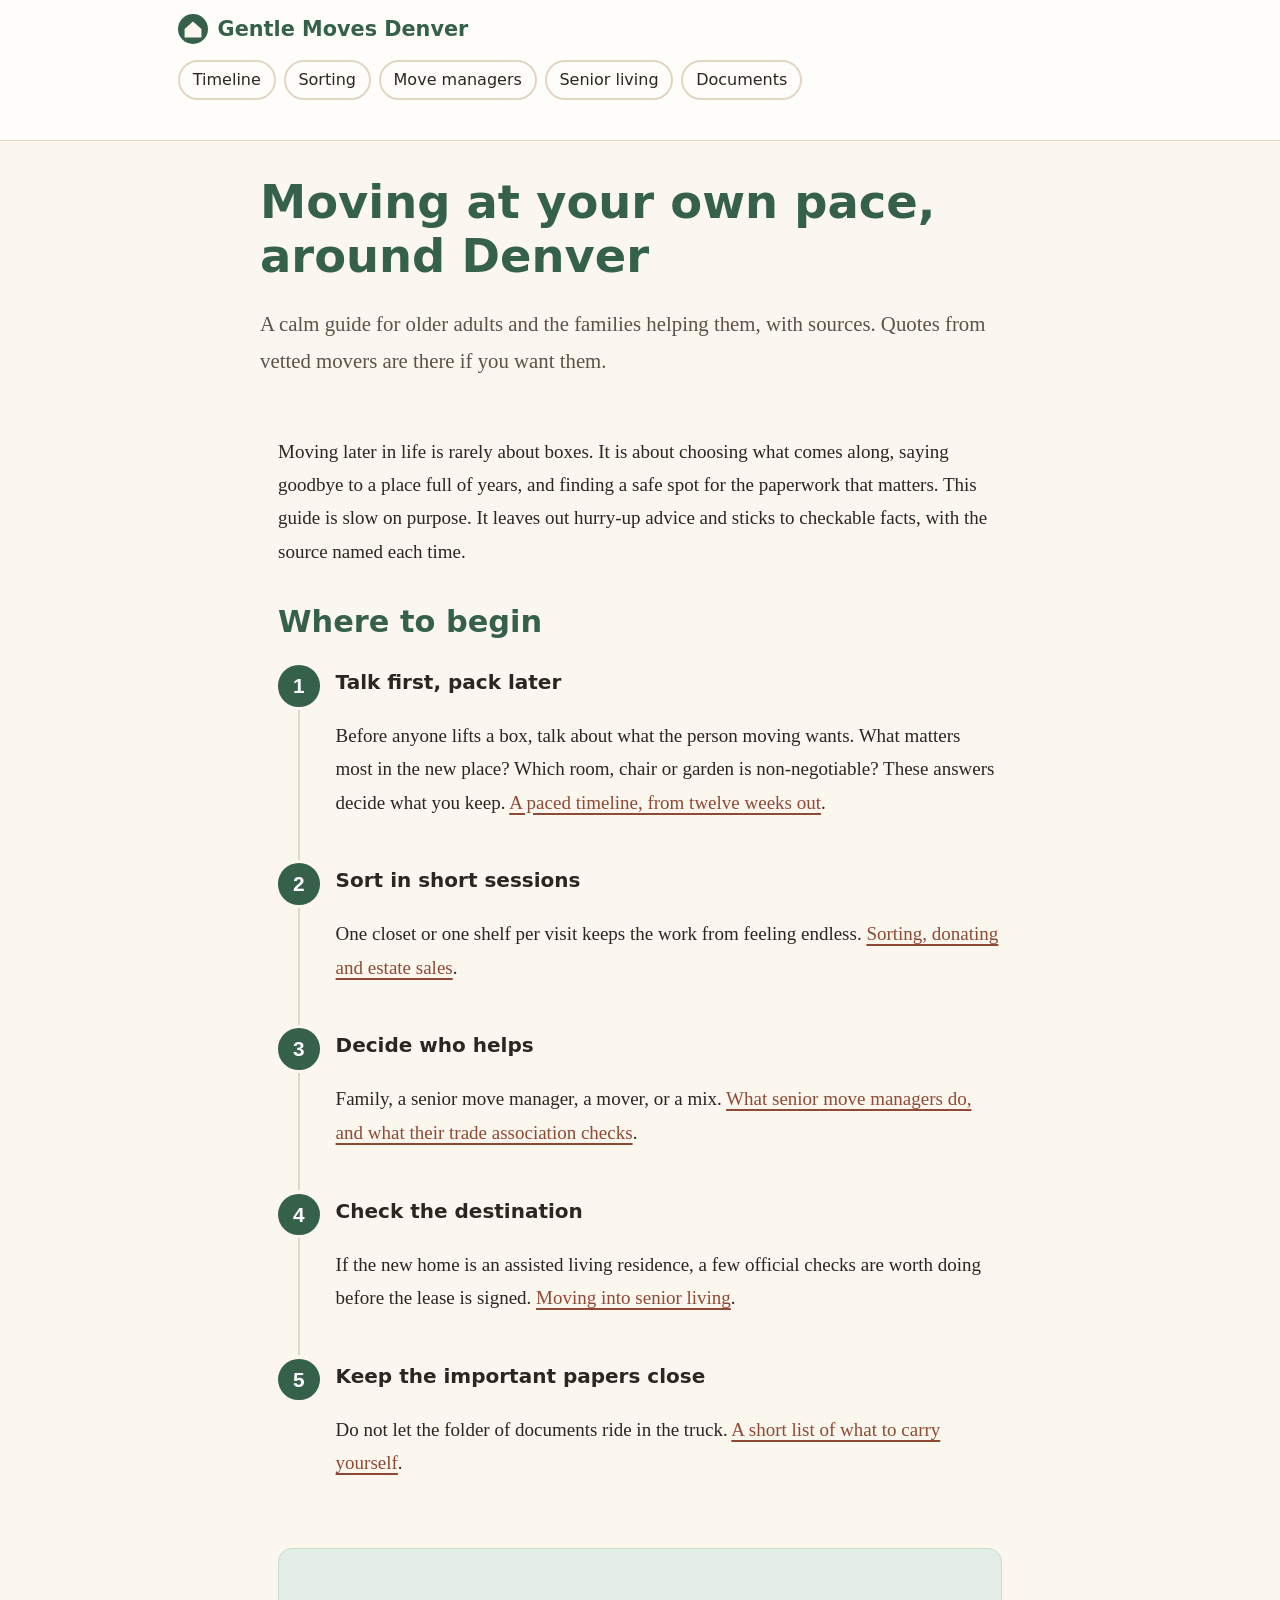
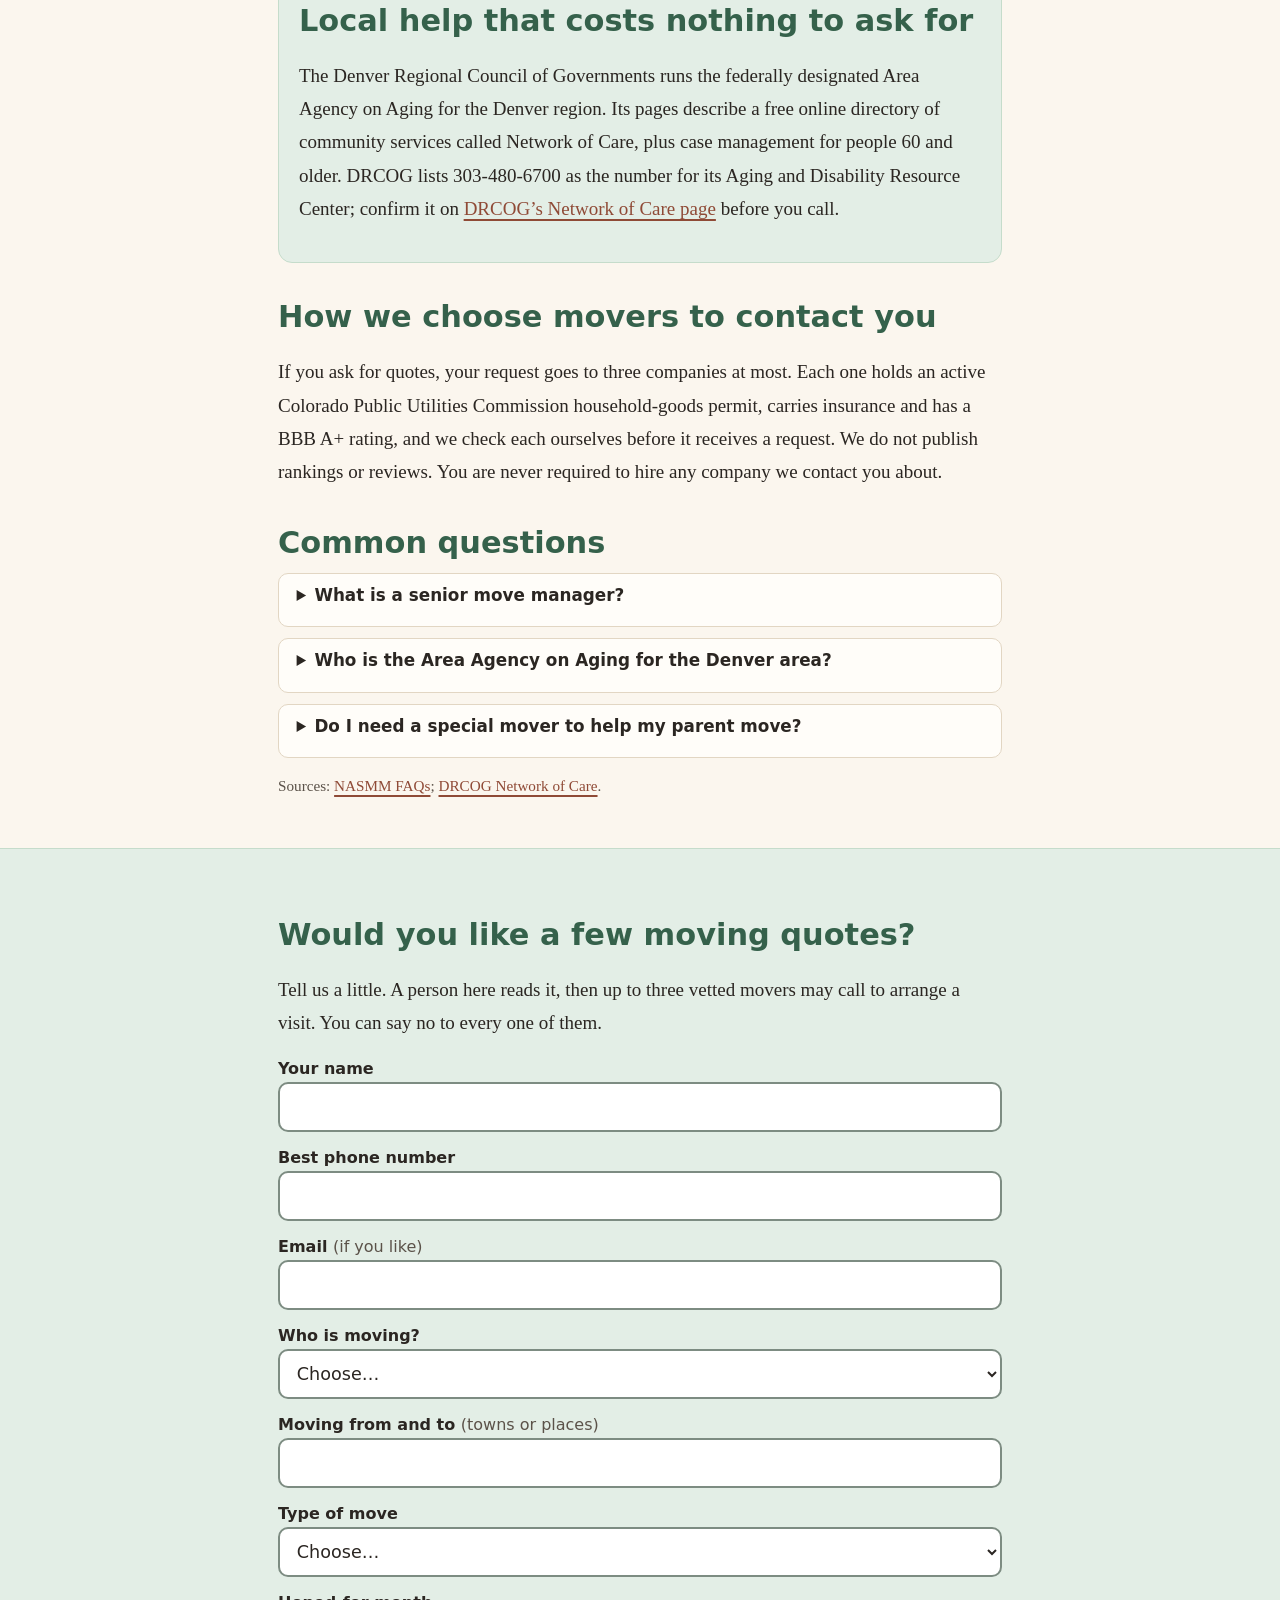
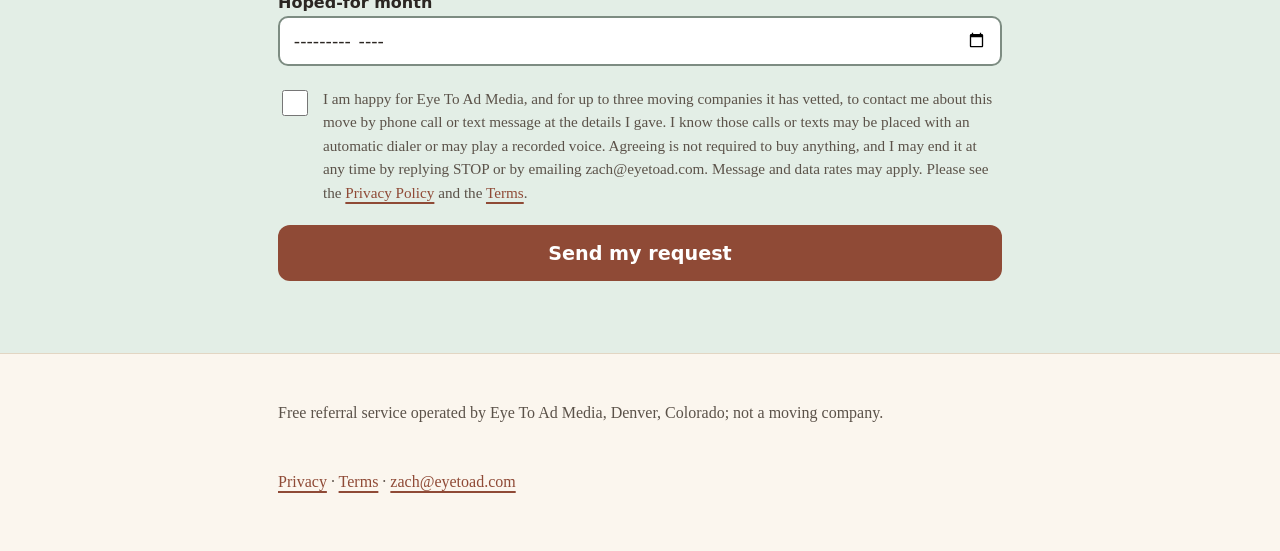
<file: index.html>
<!doctype html>
<html lang="en">
<head>
<meta charset="utf-8">
<meta name="viewport" content="width=device-width,initial-scale=1">
<meta http-equiv="Content-Security-Policy" content="default-src 'self'; script-src 'self'; style-src 'self'; img-src 'self' data:; connect-src https://clients.eyetoad.com; form-action https://clients.eyetoad.com; base-uri 'self'; object-src 'none'; upgrade-insecure-requests">
<meta name="referrer" content="strict-origin-when-cross-origin">
<title>Senior &amp; Downsizing Moves Around Denver | A Gentle, Paced Guide</title>
<meta name="description" content="A patient guide to senior moves and downsizing around Denver: timeline, sorting and donating, senior move managers, assisted-living checks and the documents to keep close.">
<link rel="canonical" href="https://moversdenverco.com/">
<link rel="icon" href="/assets/icon.svg" type="image/svg+xml">
<link rel="stylesheet" href="/assets/site.css">
<meta property="og:type" content="website">
<meta property="og:title" content="Senior &amp; Downsizing Moves Around Denver | A Gentle, Paced Guide">
<meta property="og:description" content="A patient guide to senior moves and downsizing around Denver: timeline, sorting and donating, senior move managers, assisted-living checks and the documents to keep close.">
<meta property="og:url" content="https://moversdenverco.com/">
<script type="application/ld+json">{"@context": "https://schema.org", "@graph": [{"@type": "WebSite", "@id": "https://moversdenverco.com/#site", "url": "https://moversdenverco.com/", "name": "Gentle Moves Denver", "publisher": {"@id": "https://moversdenverco.com/#org"}}, {"@type": "Organization", "@id": "https://moversdenverco.com/#org", "name": "Eye To Ad Media", "url": "https://moversdenverco.com/", "areaServed": "Colorado"}, {"@type": "FAQPage", "mainEntity": [{"@type": "Question", "name": "What is a senior move manager?", "acceptedAnswer": {"@type": "Answer", "text": "A senior move manager is a professional who helps older adults and their families plan and carry out a move, including sorting, downsizing, coordinating movers and settling into the new home. NASMM, the trade association, says Senior Move Manager is a registered service mark that only its members may use."}}, {"@type": "Question", "name": "Who is the Area Agency on Aging for the Denver area?", "acceptedAnswer": {"@type": "Answer", "text": "The Denver Regional Council of Governments (DRCOG) is the designated Area Agency on Aging and Aging and Disability Resource Center for its region, which its own pages list as Adams, Arapahoe, Broomfield, Clear Creek, Denver, Douglas, Gilpin and Jefferson counties."}}, {"@type": "Question", "name": "Do I need a special mover to help my parent move?", "acceptedAnswer": {"@type": "Answer", "text": "No special license exists for it. A household-goods mover in Colorado needs a Public Utilities Commission permit, whoever the customer is. What helps is a crew with patience and a plan that matches your parent's pace."}}]}, {"@type": "Service", "name": "Senior and downsizing move referral, Denver area", "serviceType": "Referral service", "provider": {"@id": "https://moversdenverco.com/#org"}, "areaServed": {"@type": "City", "name": "Denver"}, "description": "Free referral service that passes a senior or downsizing move request to up to three vetted Denver-area movers. Not a moving company."}]}</script>
</head>
<body>
<a class="skip" href="#main">Skip to content</a>
<header class="head"><div class="wrap">
<a class="brand" href="/"><svg width="30" height="30" viewBox="0 0 32 32" aria-hidden="true"><circle cx="16" cy="16" r="16" fill="#35614b"/><path d="M7 16l9-8 9 8v9H7z" fill="#fbf6ee"/></svg>Gentle Moves Denver</a>
<nav aria-label="Main"><ul class="menu"><li><a href="/downsizing-timeline/">Timeline</a></li><li><a href="/sorting-donating-and-estate-sales/">Sorting</a></li><li><a href="/senior-move-managers/">Move managers</a></li><li><a href="/moving-to-senior-living/">Senior living</a></li><li><a href="/important-documents/">Documents</a></li></ul></nav>
</div></header>
<main id="main"><div class="wrap intro"><h1>Moving at your own pace, around Denver</h1><p class="lede">A calm guide for older adults and the families helping them, with sources. Quotes from vetted movers are there if you want them.</p></div><div class="wrap">
<p>Moving later in life is rarely about boxes. It is about choosing what comes along, saying goodbye to a place full of years, and finding a safe spot for the paperwork that matters. This guide is slow on purpose. It leaves out hurry-up advice and sticks to checkable facts, with the source named each time.</p>
<h2>Where to begin</h2>
<ol class="steps">
<li><h3>Talk first, pack later</h3><p>Before anyone lifts a box, talk about what the person moving wants. What matters most in the new place? Which room, chair or garden is non-negotiable? These answers decide what you keep. <a href="/downsizing-timeline/">A paced timeline, from twelve weeks out</a>.</p></li>
<li><h3>Sort in short sessions</h3><p>One closet or one shelf per visit keeps the work from feeling endless. <a href="/sorting-donating-and-estate-sales/">Sorting, donating and estate sales</a>.</p></li>
<li><h3>Decide who helps</h3><p>Family, a senior move manager, a mover, or a mix. <a href="/senior-move-managers/">What senior move managers do, and what their trade association checks</a>.</p></li>
<li><h3>Check the destination</h3><p>If the new home is an assisted living residence, a few official checks are worth doing before the lease is signed. <a href="/moving-to-senior-living/">Moving into senior living</a>.</p></li>
<li><h3>Keep the important papers close</h3><p>Do not let the folder of documents ride in the truck. <a href="/important-documents/">A short list of what to carry yourself</a>.</p></li>
</ol>
<div class="card soft"><h2>Local help that costs nothing to ask for</h2>
<p>The Denver Regional Council of Governments runs the federally designated Area Agency on Aging for the Denver region. Its pages describe a free online directory of community services called Network of Care, plus case management for people 60 and older. DRCOG lists 303-480-6700 as the number for its Aging and Disability Resource Center; confirm it on <a href="https://drcog.org/node/287" rel="nofollow noopener">DRCOG&rsquo;s Network of Care page</a> before you call.</p></div>
<h2>How we choose movers to contact you</h2>
<p>If you ask for quotes, your request goes to three companies at most. Each one holds an active Colorado Public Utilities Commission household-goods permit, carries insurance and has a BBB A+ rating, and we check each ourselves before it receives a request. We do not publish rankings or reviews. You are never required to hire any company we contact you about.</p>
<h2>Common questions</h2>
<details><summary>What is a senior move manager?</summary><p>A senior move manager is a professional who helps older adults and their families plan and carry out a move, including sorting, downsizing, coordinating movers and settling into the new home. NASMM, the trade association, says Senior Move Manager is a registered service mark that only its members may use.</p></details><details><summary>Who is the Area Agency on Aging for the Denver area?</summary><p>The Denver Regional Council of Governments (DRCOG) is the designated Area Agency on Aging and Aging and Disability Resource Center for its region, which its own pages list as Adams, Arapahoe, Broomfield, Clear Creek, Denver, Douglas, Gilpin and Jefferson counties.</p></details><details><summary>Do I need a special mover to help my parent move?</summary><p>No special license exists for it. A household-goods mover in Colorado needs a Public Utilities Commission permit, whoever the customer is. What helps is a crew with patience and a plan that matches your parent's pace.</p></details>
<p class="src">Sources: <a href="https://www.nasmm.org/faqs" rel="nofollow noopener">NASMM FAQs</a>; <a href="https://drcog.org/node/287" rel="nofollow noopener">DRCOG Network of Care</a>.</p>
</div><section class="ask" aria-labelledby="askh"><div class="wrap">
<form id="quote" action="https://clients.eyetoad.com/lead/send.php" method="post" data-who="up to three Denver-area moving companies we have vetted" novalidate>
<h2 id="askh">Would you like a few moving quotes?</h2>
<p>Tell us a little. A person here reads it, then up to three vetted movers may call to arrange a visit. You can say no to every one of them.</p>
<div class="hp" aria-hidden="true"><label for="hp1">Leave this empty</label><input id="hp1" type="text" name="_honey" tabindex="-1" autocomplete="off"></div>
<input type="hidden" name="_t" value="">
<input type="hidden" name="service" value="Senior or downsizing move, Denver area">
<label for="f-name">Your name</label><input id="f-name" name="name" type="text" autocomplete="name" required maxlength="80">
<label for="f-phone">Best phone number</label><input id="f-phone" name="phone" type="tel" inputmode="tel" autocomplete="tel" required maxlength="20">
<label for="f-email">Email <span class="opt">(if you like)</span></label><input id="f-email" name="email" type="email" autocomplete="email" maxlength="120">
<label for="f-who">Who is moving?</label><select id="f-who" name="mover_is"><option value="">Choose&hellip;</option><option>Me</option><option>A parent or relative</option><option>A client</option></select>
<label for="f-where">Moving from and to <span class="opt">(towns or places)</span></label><input id="f-where" name="route" type="text" maxlength="120">
<label for="f-type">Type of move</label><select id="f-type" name="move_type"><option value="">Choose&hellip;</option><option>Downsizing to a smaller home</option><option>Into independent or assisted living</option><option>Into a relative&rsquo;s home</option><option>Clearing a home after a loss</option><option>Not sure yet</option></select>
<label for="f-date">Hoped-for month</label><input id="f-date" name="move_month" type="month">
<div class="consent"><input id="f-consent" type="checkbox" name="consent" value="yes" required>
<label for="f-consent" id="consent-text" class="ctext">I am happy for Eye To Ad Media, and for up to three moving companies it has vetted, to contact me about this move by phone call or text message at the details I gave. I know those calls or texts may be placed with an automatic dialer or may play a recorded voice. Agreeing is not required to buy anything, and I may end it at any time by replying STOP or by emailing zach@eyetoad.com. Message and data rates may apply. Please see the <a href="/privacy/">Privacy Policy</a> and the <a href="/terms/">Terms</a>.</label></div>
<button class="cta" type="submit" data-label="Send my request">Send my request</button>
<p id="form-msg" class="form-msg" role="status" aria-live="polite" tabindex="-1"></p>
</form>
<div id="form-done" hidden tabindex="-1"><h2>Thank you. It has been sent.</h2><p>A person here reads each request first, then up to three vetted movers can call you. Take your time with any decision.</p></div>
</div></section>
</main>
<footer><div class="wrap">
<p>Free referral service operated by Eye To Ad Media, Denver, Colorado; not a moving company.</p>
<p><a href="/privacy/">Privacy</a> &middot; <a href="/terms/">Terms</a> &middot; <a href="mailto:zach@eyetoad.com">zach@eyetoad.com</a></p>
</div></footer>
</body></html>
</file>
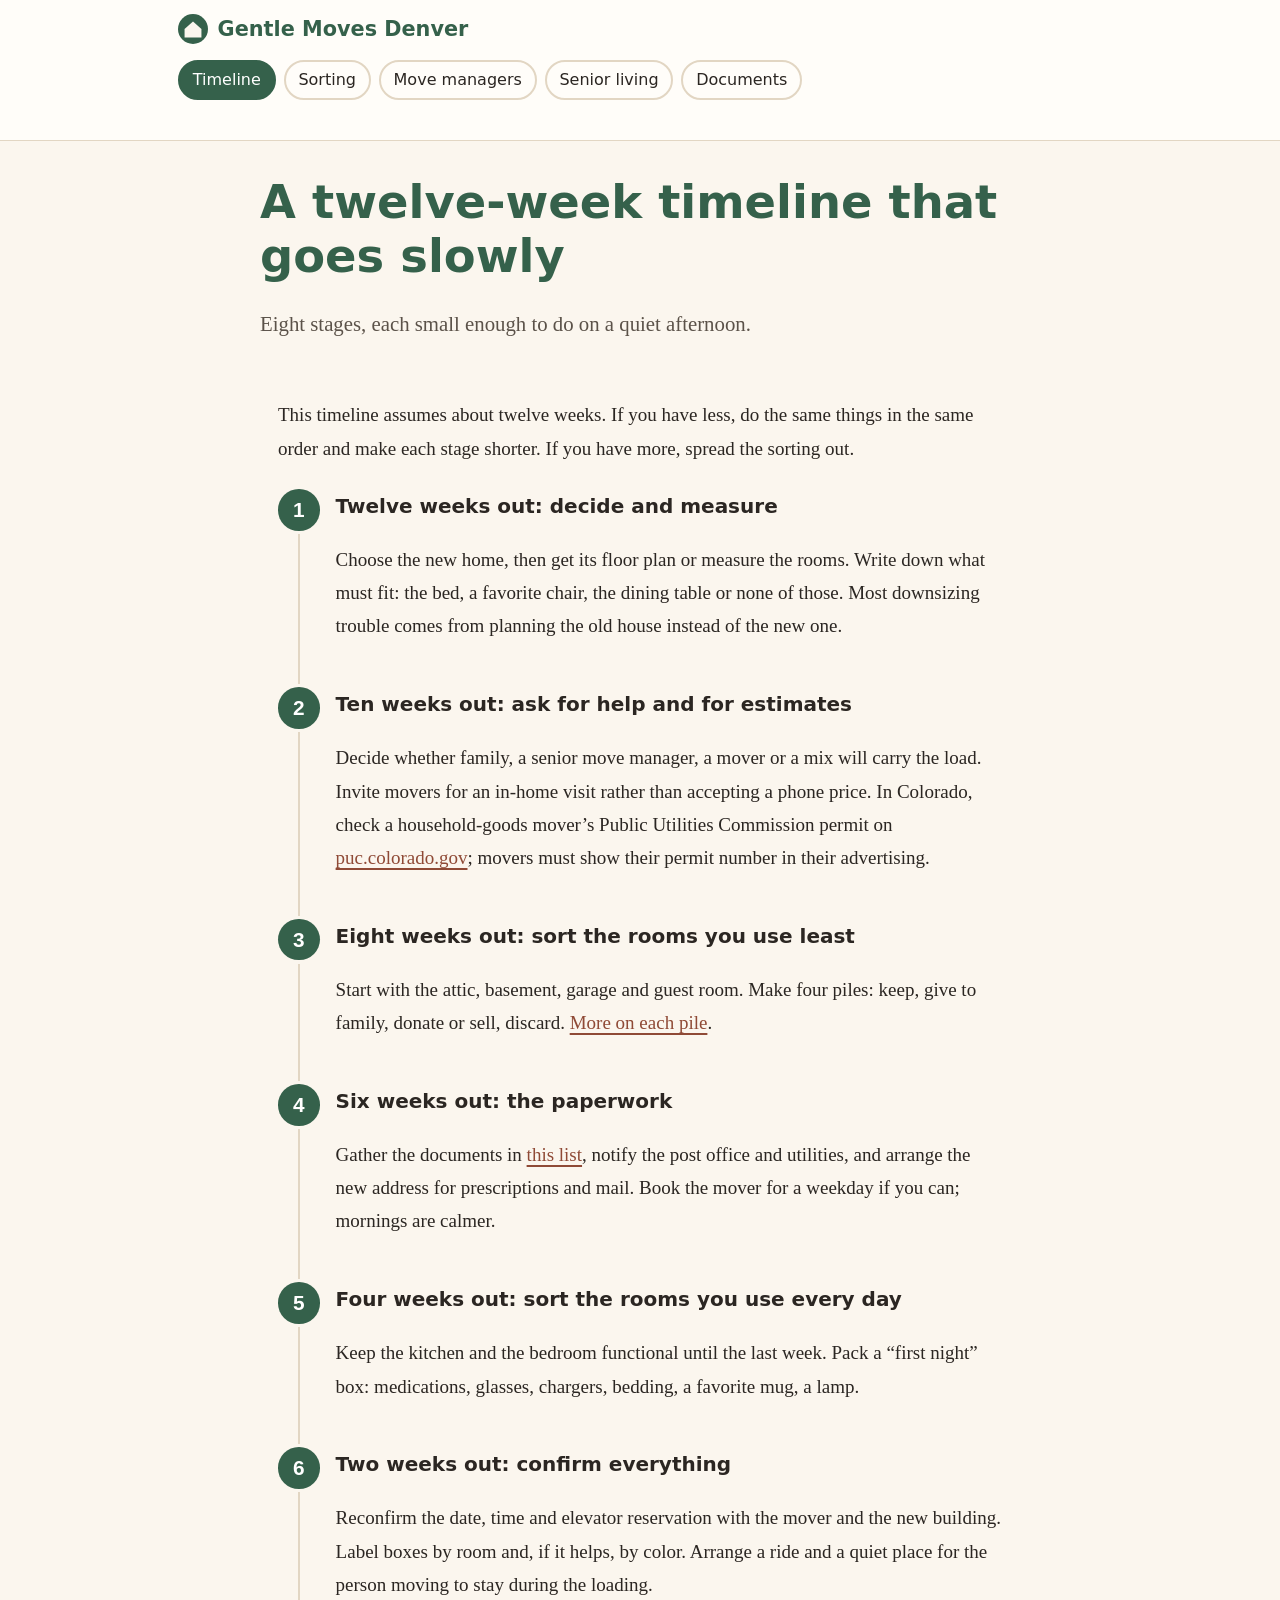
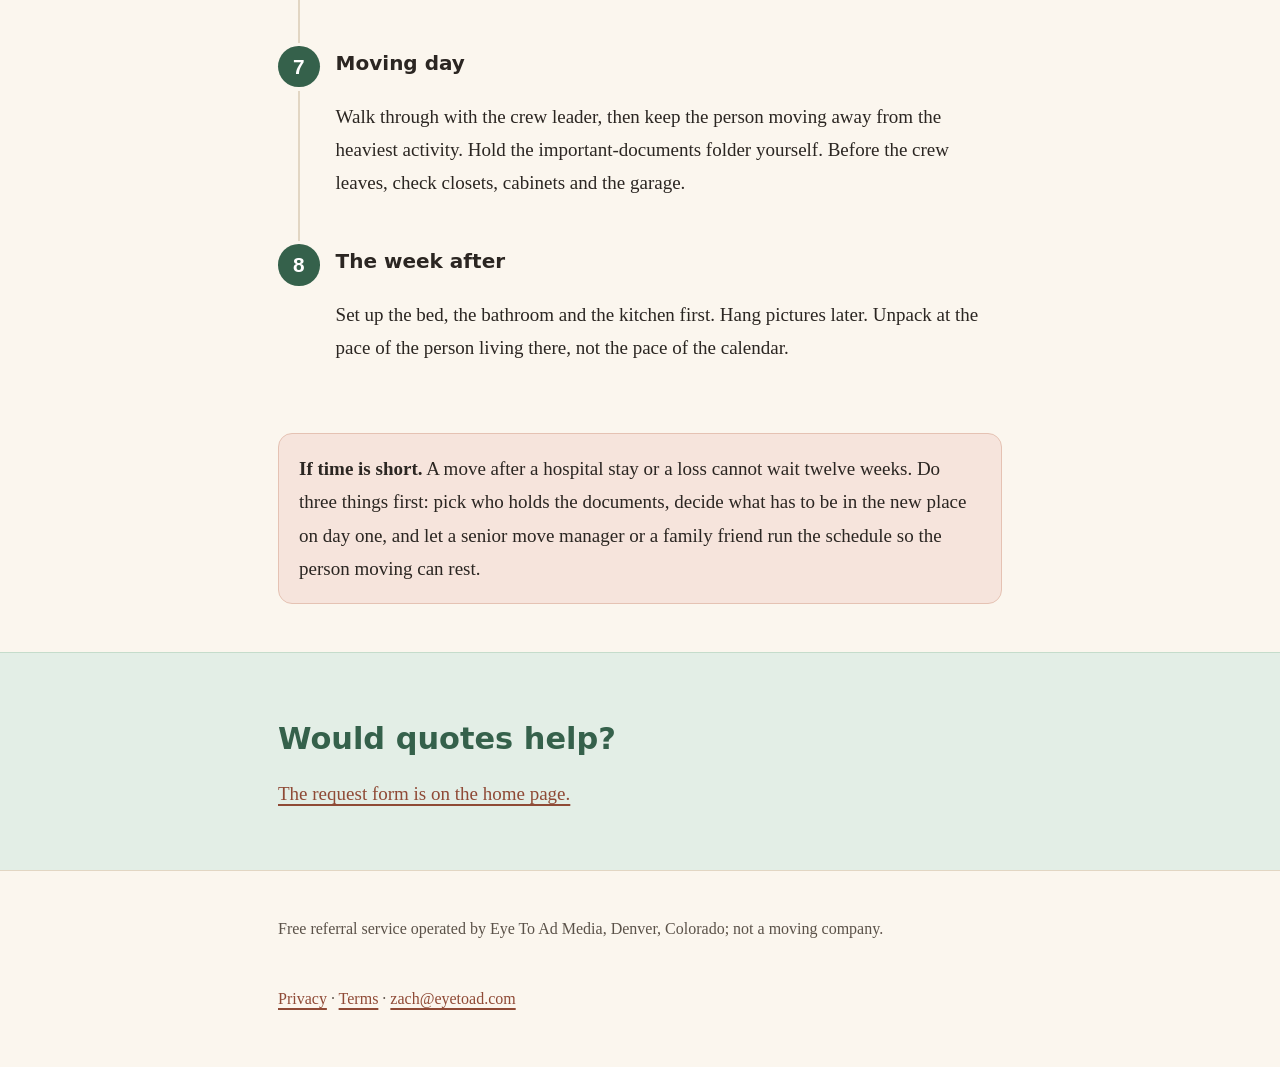
<file: downsizing-timeline/index.html>
<!doctype html>
<html lang="en">
<head>
<meta charset="utf-8">
<meta name="viewport" content="width=device-width,initial-scale=1">
<meta http-equiv="Content-Security-Policy" content="default-src 'self'; script-src 'self'; style-src 'self'; img-src 'self' data:; form-action 'none'; base-uri 'self'; object-src 'none'; upgrade-insecure-requests">
<meta name="referrer" content="strict-origin-when-cross-origin">
<title>Downsizing Timeline for a Senior Move: 12 Weeks, Step by Step</title>
<meta name="description" content="A paced twelve-week timeline for a senior or downsizing move around Denver, from measuring the new home to the first week after.">
<link rel="canonical" href="https://moversdenverco.com/downsizing-timeline/">
<link rel="icon" href="/assets/icon.svg" type="image/svg+xml">
<link rel="stylesheet" href="/assets/site.css">
<meta property="og:type" content="website">
<meta property="og:title" content="Downsizing Timeline for a Senior Move: 12 Weeks, Step by Step">
<meta property="og:description" content="A paced twelve-week timeline for a senior or downsizing move around Denver, from measuring the new home to the first week after.">
<meta property="og:url" content="https://moversdenverco.com/downsizing-timeline/">
<script type="application/ld+json">{"@context": "https://schema.org", "@graph": [{"@type": "WebSite", "@id": "https://moversdenverco.com/#site", "url": "https://moversdenverco.com/", "name": "Gentle Moves Denver", "publisher": {"@id": "https://moversdenverco.com/#org"}}, {"@type": "Organization", "@id": "https://moversdenverco.com/#org", "name": "Eye To Ad Media", "url": "https://moversdenverco.com/", "areaServed": "Colorado"}, {"@type": "Article", "headline": "A twelve-week downsizing timeline", "description": "Step-by-step plan for a senior move.", "mainEntityOfPage": "https://moversdenverco.com/downsizing-timeline/", "author": {"@id": "https://moversdenverco.com/#org"}, "publisher": {"@id": "https://moversdenverco.com/#org"}, "dateModified": "2026-11-11"}]}</script>
</head>
<body>
<a class="skip" href="#main">Skip to content</a>
<header class="head"><div class="wrap">
<a class="brand" href="/"><svg width="30" height="30" viewBox="0 0 32 32" aria-hidden="true"><circle cx="16" cy="16" r="16" fill="#35614b"/><path d="M7 16l9-8 9 8v9H7z" fill="#fbf6ee"/></svg>Gentle Moves Denver</a>
<nav aria-label="Main"><ul class="menu"><li><a href="/downsizing-timeline/" aria-current="page">Timeline</a></li><li><a href="/sorting-donating-and-estate-sales/">Sorting</a></li><li><a href="/senior-move-managers/">Move managers</a></li><li><a href="/moving-to-senior-living/">Senior living</a></li><li><a href="/important-documents/">Documents</a></li></ul></nav>
</div></header>
<main id="main"><div class="wrap intro"><h1>A twelve-week timeline that goes slowly</h1><p class="lede">Eight stages, each small enough to do on a quiet afternoon.</p></div><div class="wrap">
<p>This timeline assumes about twelve weeks. If you have less, do the same things in the same order and make each stage shorter. If you have more, spread the sorting out.</p>
<ol class="steps">
<li><h3>Twelve weeks out: decide and measure</h3><p>Choose the new home, then get its floor plan or measure the rooms. Write down what must fit: the bed, a favorite chair, the dining table or none of those. Most downsizing trouble comes from planning the old house instead of the new one.</p></li>
<li><h3>Ten weeks out: ask for help and for estimates</h3><p>Decide whether family, a senior move manager, a mover or a mix will carry the load. Invite movers for an in-home visit rather than accepting a phone price. In Colorado, check a household-goods mover&rsquo;s Public Utilities Commission permit on <a href="https://puc.colorado.gov/" rel="nofollow noopener">puc.colorado.gov</a>; movers must show their permit number in their advertising.</p></li>
<li><h3>Eight weeks out: sort the rooms you use least</h3><p>Start with the attic, basement, garage and guest room. Make four piles: keep, give to family, donate or sell, discard. <a href="/sorting-donating-and-estate-sales/">More on each pile</a>.</p></li>
<li><h3>Six weeks out: the paperwork</h3><p>Gather the documents in <a href="/important-documents/">this list</a>, notify the post office and utilities, and arrange the new address for prescriptions and mail. Book the mover for a weekday if you can; mornings are calmer.</p></li>
<li><h3>Four weeks out: sort the rooms you use every day</h3><p>Keep the kitchen and the bedroom functional until the last week. Pack a &ldquo;first night&rdquo; box: medications, glasses, chargers, bedding, a favorite mug, a lamp.</p></li>
<li><h3>Two weeks out: confirm everything</h3><p>Reconfirm the date, time and elevator reservation with the mover and the new building. Label boxes by room and, if it helps, by color. Arrange a ride and a quiet place for the person moving to stay during the loading.</p></li>
<li><h3>Moving day</h3><p>Walk through with the crew leader, then keep the person moving away from the heaviest activity. Hold the important-documents folder yourself. Before the crew leaves, check closets, cabinets and the garage.</p></li>
<li><h3>The week after</h3><p>Set up the bed, the bathroom and the kitchen first. Hang pictures later. Unpack at the pace of the person living there, not the pace of the calendar.</p></li>
</ol>
<div class="card warm"><strong>If time is short.</strong> A move after a hospital stay or a loss cannot wait twelve weeks. Do three things first: pick who holds the documents, decide what has to be in the new place on day one, and let a senior move manager or a family friend run the schedule so the person moving can rest.</div>
</div><section class="ask"><div class="wrap"><h2>Would quotes help?</h2><p><a href="/#quote">The request form is on the home page.</a></p></div></section></main>
<footer><div class="wrap">
<p>Free referral service operated by Eye To Ad Media, Denver, Colorado; not a moving company.</p>
<p><a href="/privacy/">Privacy</a> &middot; <a href="/terms/">Terms</a> &middot; <a href="mailto:zach@eyetoad.com">zach@eyetoad.com</a></p>
</div></footer>
</body></html>
</file>
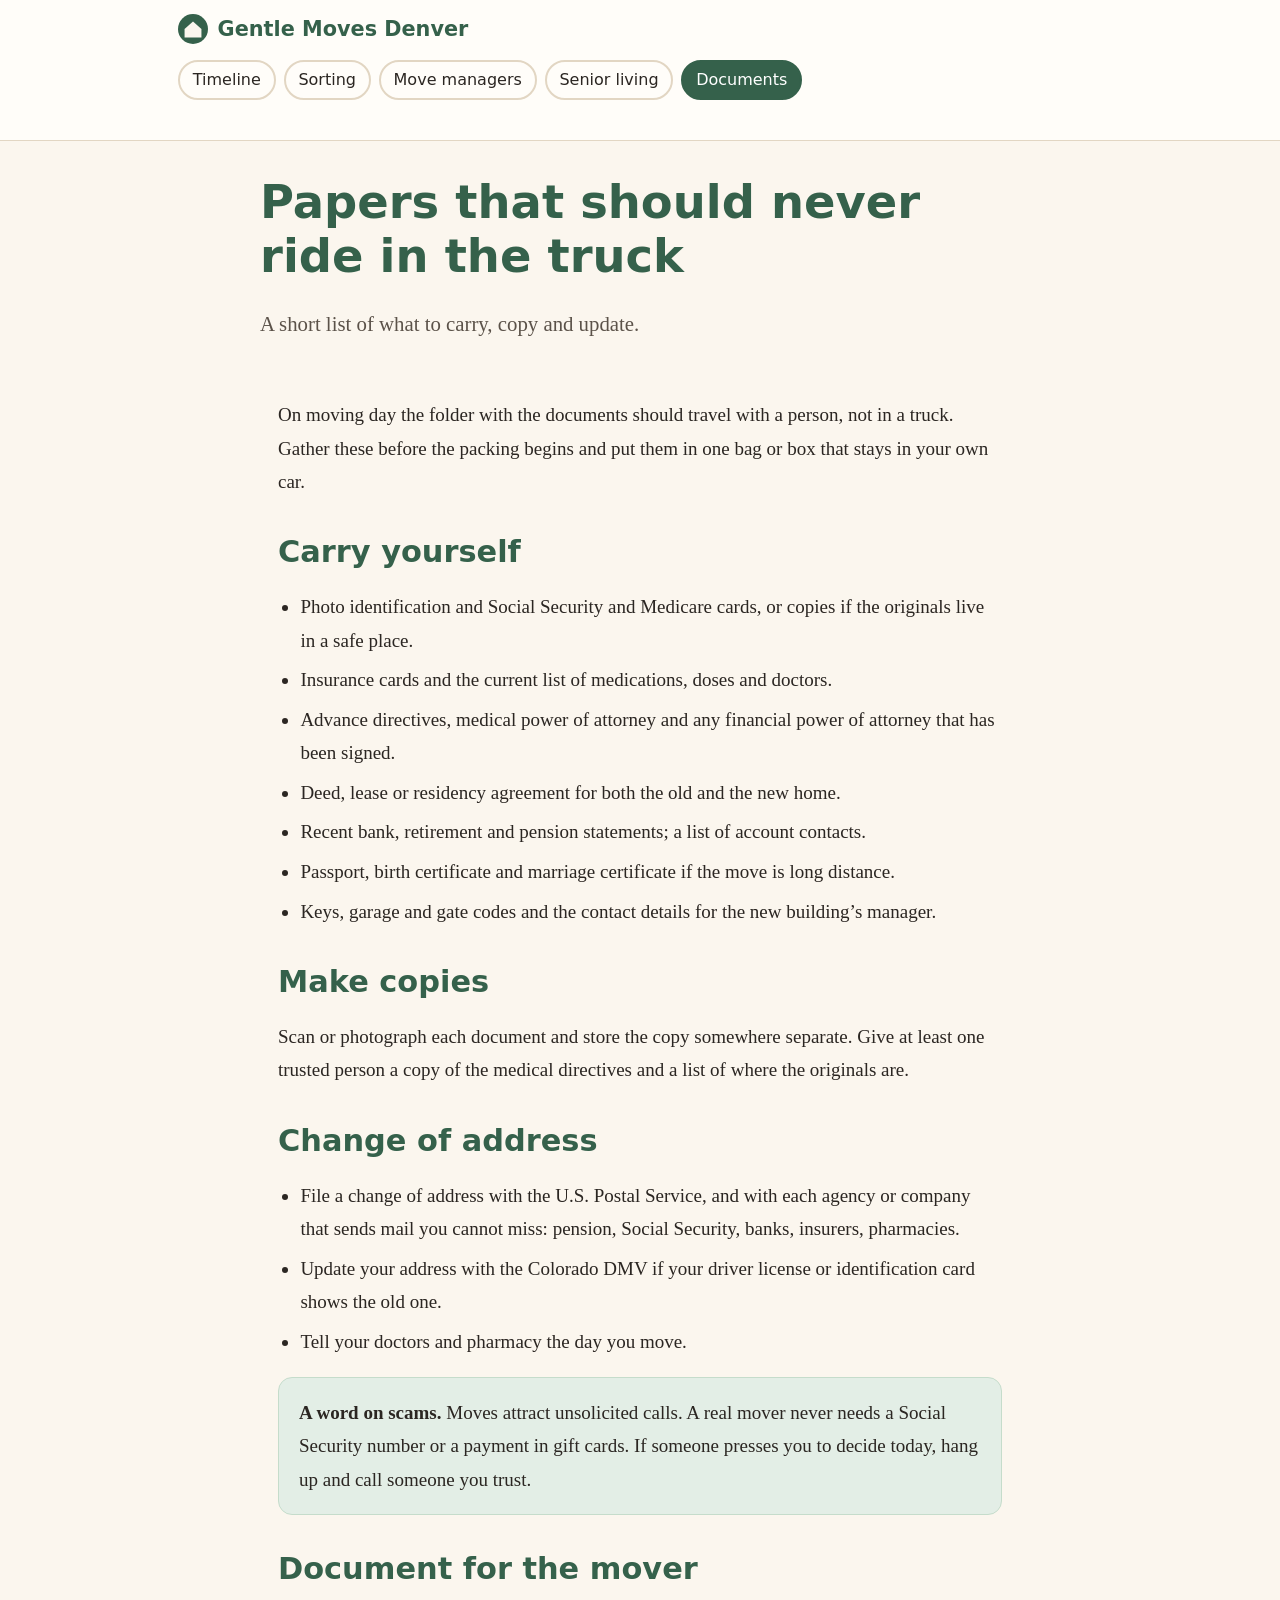
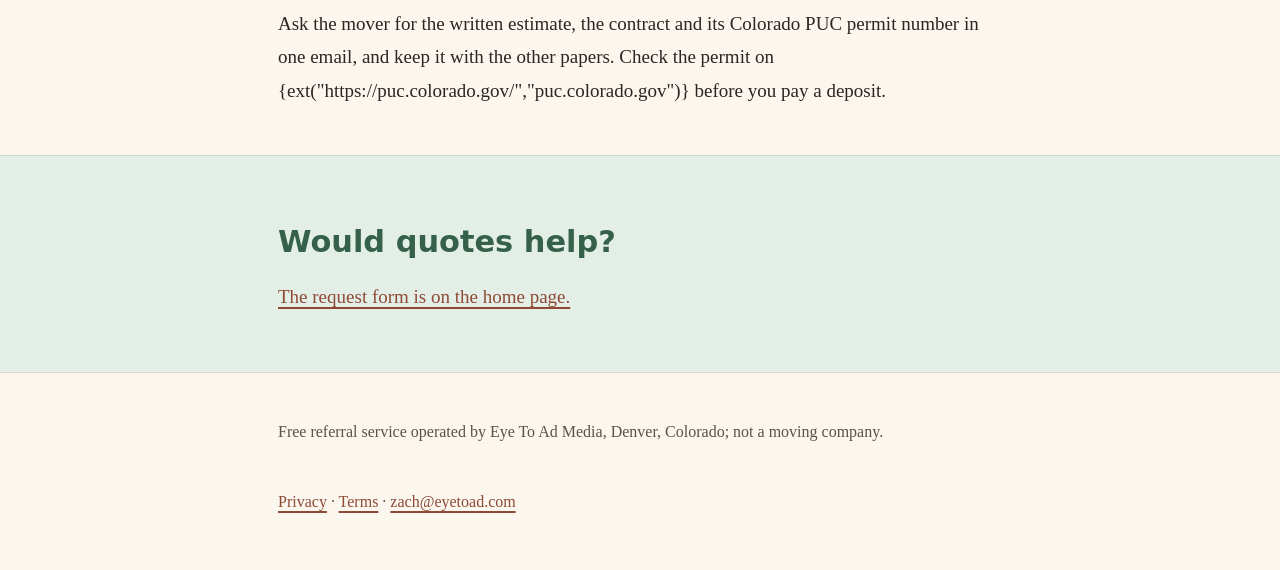
<file: important-documents/index.html>
<!doctype html>
<html lang="en">
<head>
<meta charset="utf-8">
<meta name="viewport" content="width=device-width,initial-scale=1">
<meta http-equiv="Content-Security-Policy" content="default-src 'self'; script-src 'self'; style-src 'self'; img-src 'self' data:; form-action 'none'; base-uri 'self'; object-src 'none'; upgrade-insecure-requests">
<meta name="referrer" content="strict-origin-when-cross-origin">
<title>Important Documents to Carry When a Senior Moves | Checklist</title>
<meta name="description" content="A short checklist of the identity, medical, legal and financial papers to carry yourself during a senior move, plus address-change steps and scam warnings.">
<link rel="canonical" href="https://moversdenverco.com/important-documents/">
<link rel="icon" href="/assets/icon.svg" type="image/svg+xml">
<link rel="stylesheet" href="/assets/site.css">
<meta property="og:type" content="website">
<meta property="og:title" content="Important Documents to Carry When a Senior Moves | Checklist">
<meta property="og:description" content="A short checklist of the identity, medical, legal and financial papers to carry yourself during a senior move, plus address-change steps and scam warnings.">
<meta property="og:url" content="https://moversdenverco.com/important-documents/">
<script type="application/ld+json">{"@context": "https://schema.org", "@graph": [{"@type": "WebSite", "@id": "https://moversdenverco.com/#site", "url": "https://moversdenverco.com/", "name": "Gentle Moves Denver", "publisher": {"@id": "https://moversdenverco.com/#org"}}, {"@type": "Organization", "@id": "https://moversdenverco.com/#org", "name": "Eye To Ad Media", "url": "https://moversdenverco.com/", "areaServed": "Colorado"}, {"@type": "Article", "headline": "Important documents for a senior move", "description": "Checklist of papers to carry personally.", "mainEntityOfPage": "https://moversdenverco.com/important-documents/", "author": {"@id": "https://moversdenverco.com/#org"}, "publisher": {"@id": "https://moversdenverco.com/#org"}, "dateModified": "2026-11-11"}]}</script>
</head>
<body>
<a class="skip" href="#main">Skip to content</a>
<header class="head"><div class="wrap">
<a class="brand" href="/"><svg width="30" height="30" viewBox="0 0 32 32" aria-hidden="true"><circle cx="16" cy="16" r="16" fill="#35614b"/><path d="M7 16l9-8 9 8v9H7z" fill="#fbf6ee"/></svg>Gentle Moves Denver</a>
<nav aria-label="Main"><ul class="menu"><li><a href="/downsizing-timeline/">Timeline</a></li><li><a href="/sorting-donating-and-estate-sales/">Sorting</a></li><li><a href="/senior-move-managers/">Move managers</a></li><li><a href="/moving-to-senior-living/">Senior living</a></li><li><a href="/important-documents/" aria-current="page">Documents</a></li></ul></nav>
</div></header>
<main id="main"><div class="wrap intro"><h1>Papers that should never ride in the truck</h1><p class="lede">A short list of what to carry, copy and update.</p></div><div class="wrap">
<p>On moving day the folder with the documents should travel with a person, not in a truck. Gather these before the packing begins and put them in one bag or box that stays in your own car.</p>
<h2>Carry yourself</h2>
<ul>
<li>Photo identification and Social Security and Medicare cards, or copies if the originals live in a safe place.</li>
<li>Insurance cards and the current list of medications, doses and doctors.</li>
<li>Advance directives, medical power of attorney and any financial power of attorney that has been signed.</li>
<li>Deed, lease or residency agreement for both the old and the new home.</li>
<li>Recent bank, retirement and pension statements; a list of account contacts.</li>
<li>Passport, birth certificate and marriage certificate if the move is long distance.</li>
<li>Keys, garage and gate codes and the contact details for the new building&rsquo;s manager.</li>
</ul>
<h2>Make copies</h2>
<p>Scan or photograph each document and store the copy somewhere separate. Give at least one trusted person a copy of the medical directives and a list of where the originals are.</p>
<h2>Change of address</h2>
<ul>
<li>File a change of address with the U.S. Postal Service, and with each agency or company that sends mail you cannot miss: pension, Social Security, banks, insurers, pharmacies.</li>
<li>Update your address with the Colorado DMV if your driver license or identification card shows the old one.</li>
<li>Tell your doctors and pharmacy the day you move.</li>
</ul>
<div class="card soft"><strong>A word on scams.</strong> Moves attract unsolicited calls. A real mover never needs a Social Security number or a payment in gift cards. If someone presses you to decide today, hang up and call someone you trust.</div>
<h2>Document for the mover</h2>
<p>Ask the mover for the written estimate, the contract and its Colorado PUC permit number in one email, and keep it with the other papers. Check the permit on {ext("https://puc.colorado.gov/","puc.colorado.gov")} before you pay a deposit.</p>
</div><section class="ask"><div class="wrap"><h2>Would quotes help?</h2><p><a href="/#quote">The request form is on the home page.</a></p></div></section></main>
<footer><div class="wrap">
<p>Free referral service operated by Eye To Ad Media, Denver, Colorado; not a moving company.</p>
<p><a href="/privacy/">Privacy</a> &middot; <a href="/terms/">Terms</a> &middot; <a href="mailto:zach@eyetoad.com">zach@eyetoad.com</a></p>
</div></footer>
</body></html>
</file>
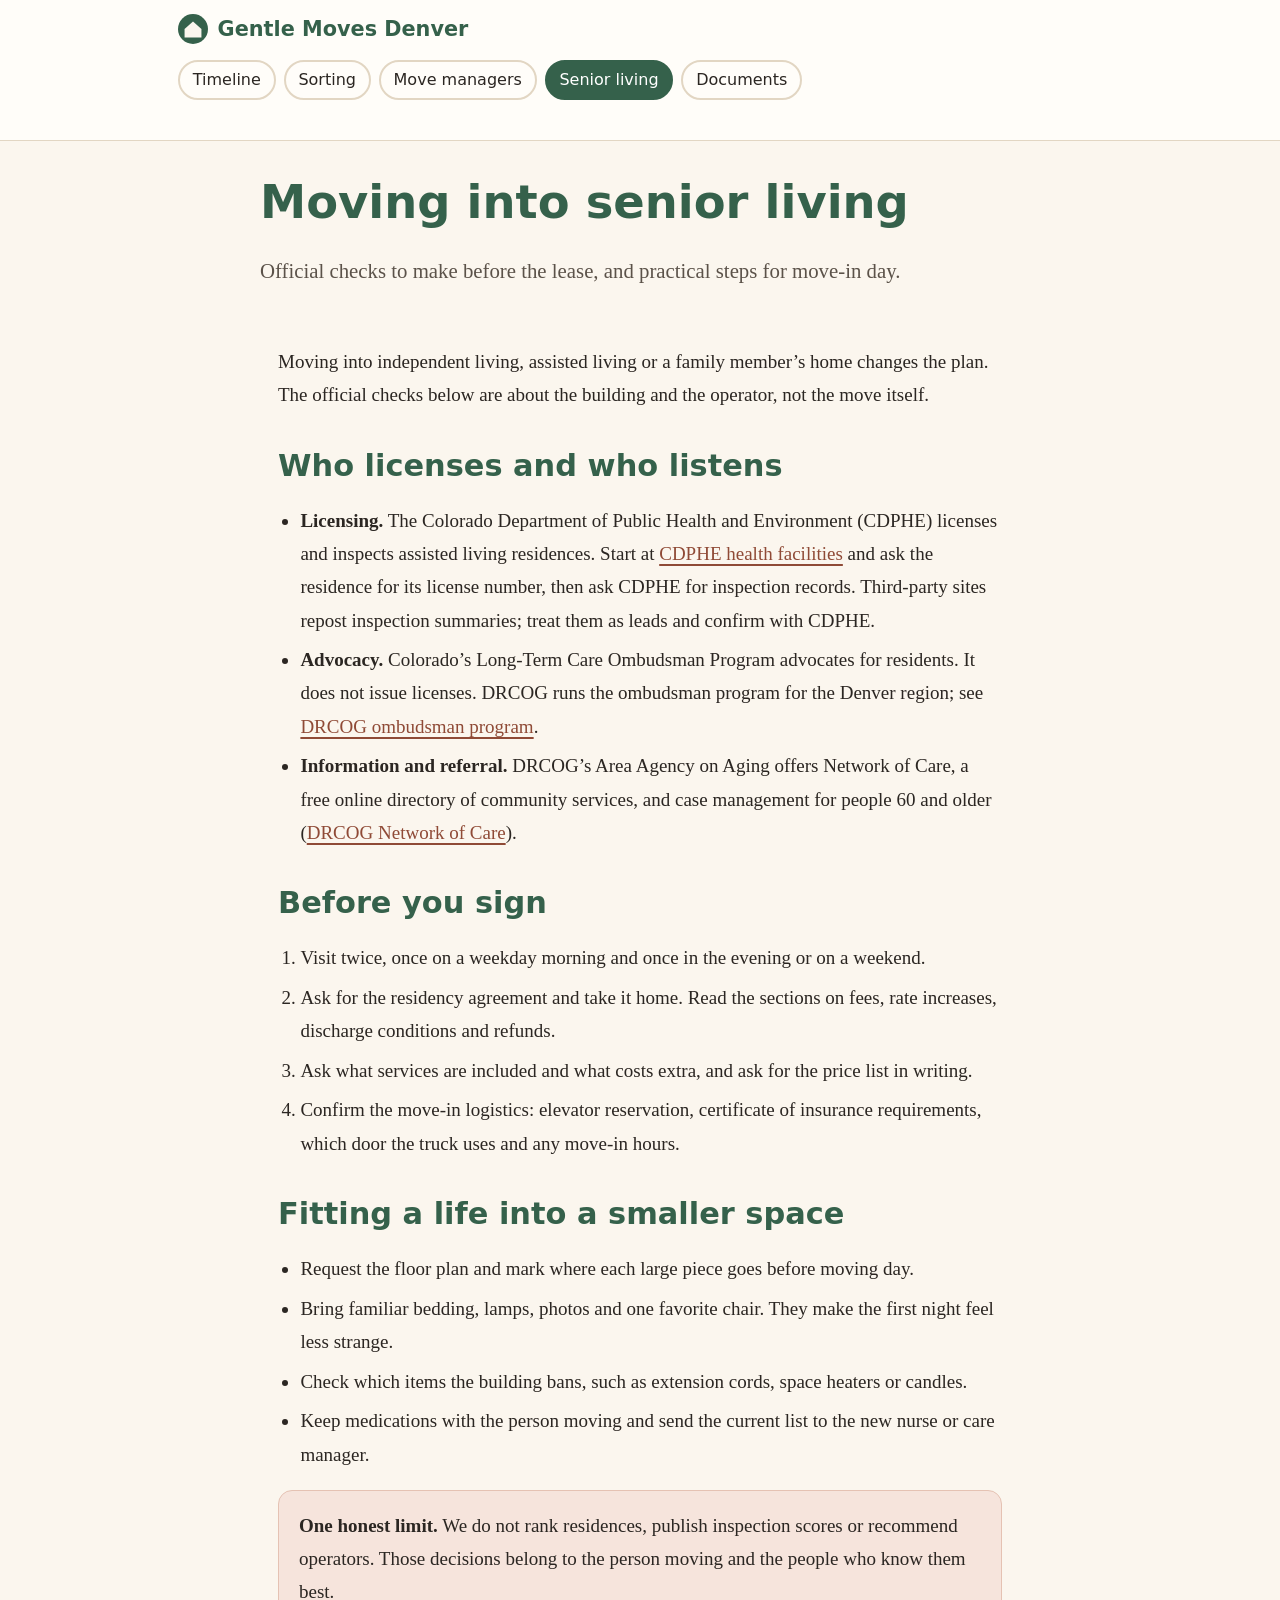
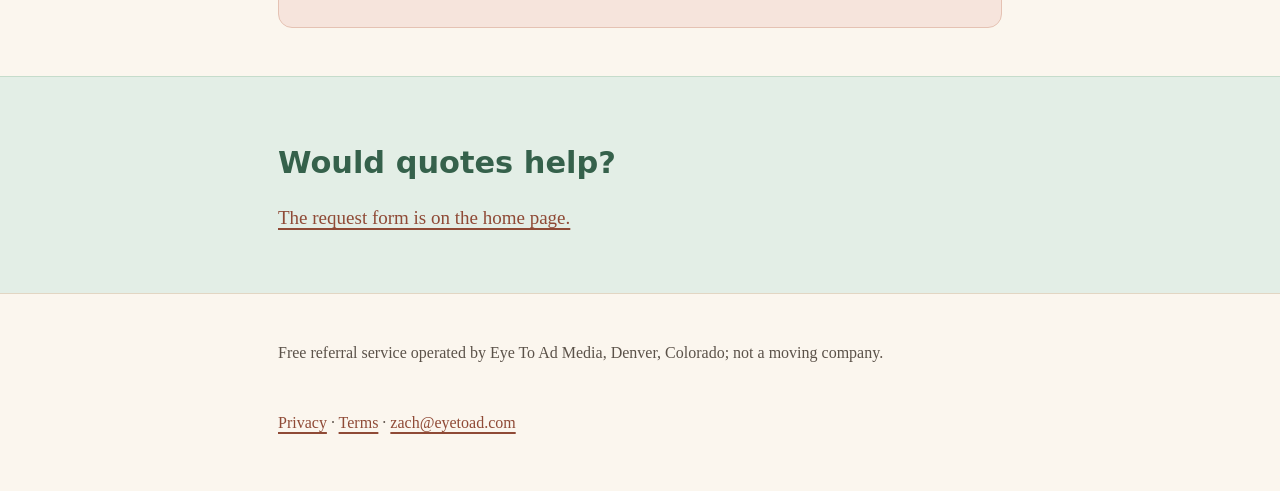
<file: moving-to-senior-living/index.html>
<!doctype html>
<html lang="en">
<head>
<meta charset="utf-8">
<meta name="viewport" content="width=device-width,initial-scale=1">
<meta http-equiv="Content-Security-Policy" content="default-src 'self'; script-src 'self'; style-src 'self'; img-src 'self' data:; form-action 'none'; base-uri 'self'; object-src 'none'; upgrade-insecure-requests">
<meta name="referrer" content="strict-origin-when-cross-origin">
<title>Moving Into Assisted Living in Colorado: Official Checks Before You Sign</title>
<meta name="description" content="How to check a Colorado assisted living residence with CDPHE, where the ombudsman fits in, and move-in logistics for a senior living move around Denver.">
<link rel="canonical" href="https://moversdenverco.com/moving-to-senior-living/">
<link rel="icon" href="/assets/icon.svg" type="image/svg+xml">
<link rel="stylesheet" href="/assets/site.css">
<meta property="og:type" content="website">
<meta property="og:title" content="Moving Into Assisted Living in Colorado: Official Checks Before You Sign">
<meta property="og:description" content="How to check a Colorado assisted living residence with CDPHE, where the ombudsman fits in, and move-in logistics for a senior living move around Denver.">
<meta property="og:url" content="https://moversdenverco.com/moving-to-senior-living/">
<script type="application/ld+json">{"@context": "https://schema.org", "@graph": [{"@type": "WebSite", "@id": "https://moversdenverco.com/#site", "url": "https://moversdenverco.com/", "name": "Gentle Moves Denver", "publisher": {"@id": "https://moversdenverco.com/#org"}}, {"@type": "Organization", "@id": "https://moversdenverco.com/#org", "name": "Eye To Ad Media", "url": "https://moversdenverco.com/", "areaServed": "Colorado"}, {"@type": "Article", "headline": "Moving into senior living in the Denver area", "description": "CDPHE licensing, ombudsman and move-in logistics.", "mainEntityOfPage": "https://moversdenverco.com/moving-to-senior-living/", "author": {"@id": "https://moversdenverco.com/#org"}, "publisher": {"@id": "https://moversdenverco.com/#org"}, "dateModified": "2026-11-11"}]}</script>
</head>
<body>
<a class="skip" href="#main">Skip to content</a>
<header class="head"><div class="wrap">
<a class="brand" href="/"><svg width="30" height="30" viewBox="0 0 32 32" aria-hidden="true"><circle cx="16" cy="16" r="16" fill="#35614b"/><path d="M7 16l9-8 9 8v9H7z" fill="#fbf6ee"/></svg>Gentle Moves Denver</a>
<nav aria-label="Main"><ul class="menu"><li><a href="/downsizing-timeline/">Timeline</a></li><li><a href="/sorting-donating-and-estate-sales/">Sorting</a></li><li><a href="/senior-move-managers/">Move managers</a></li><li><a href="/moving-to-senior-living/" aria-current="page">Senior living</a></li><li><a href="/important-documents/">Documents</a></li></ul></nav>
</div></header>
<main id="main"><div class="wrap intro"><h1>Moving into senior living</h1><p class="lede">Official checks to make before the lease, and practical steps for move-in day.</p></div><div class="wrap">
<p>Moving into independent living, assisted living or a family member&rsquo;s home changes the plan. The official checks below are about the building and the operator, not the move itself.</p>
<h2>Who licenses and who listens</h2>
<ul>
<li><strong>Licensing.</strong> The Colorado Department of Public Health and Environment (CDPHE) licenses and inspects assisted living residences. Start at <a href="https://cdphe.colorado.gov/health-facilities" rel="nofollow noopener">CDPHE health facilities</a> and ask the residence for its license number, then ask CDPHE for inspection records. Third-party sites repost inspection summaries; treat them as leads and confirm with CDPHE.</li>
<li><strong>Advocacy.</strong> Colorado&rsquo;s Long-Term Care Ombudsman Program advocates for residents. It does not issue licenses. DRCOG runs the ombudsman program for the Denver region; see <a href="https://drcog.org/area-agency-aging/ombudsman-program" rel="nofollow noopener">DRCOG ombudsman program</a>.</li>
<li><strong>Information and referral.</strong> DRCOG&rsquo;s Area Agency on Aging offers Network of Care, a free online directory of community services, and case management for people 60 and older (<a href="https://drcog.org/node/287" rel="nofollow noopener">DRCOG Network of Care</a>).</li>
</ul>
<h2>Before you sign</h2>
<ol>
<li>Visit twice, once on a weekday morning and once in the evening or on a weekend.</li>
<li>Ask for the residency agreement and take it home. Read the sections on fees, rate increases, discharge conditions and refunds.</li>
<li>Ask what services are included and what costs extra, and ask for the price list in writing.</li>
<li>Confirm the move-in logistics: elevator reservation, certificate of insurance requirements, which door the truck uses and any move-in hours.</li>
</ol>
<h2>Fitting a life into a smaller space</h2>
<ul>
<li>Request the floor plan and mark where each large piece goes before moving day.</li>
<li>Bring familiar bedding, lamps, photos and one favorite chair. They make the first night feel less strange.</li>
<li>Check which items the building bans, such as extension cords, space heaters or candles.</li>
<li>Keep medications with the person moving and send the current list to the new nurse or care manager.</li>
</ul>
<div class="card warm"><strong>One honest limit.</strong> We do not rank residences, publish inspection scores or recommend operators. Those decisions belong to the person moving and the people who know them best.</div>
</div><section class="ask"><div class="wrap"><h2>Would quotes help?</h2><p><a href="/#quote">The request form is on the home page.</a></p></div></section></main>
<footer><div class="wrap">
<p>Free referral service operated by Eye To Ad Media, Denver, Colorado; not a moving company.</p>
<p><a href="/privacy/">Privacy</a> &middot; <a href="/terms/">Terms</a> &middot; <a href="mailto:zach@eyetoad.com">zach@eyetoad.com</a></p>
</div></footer>
</body></html>
</file>
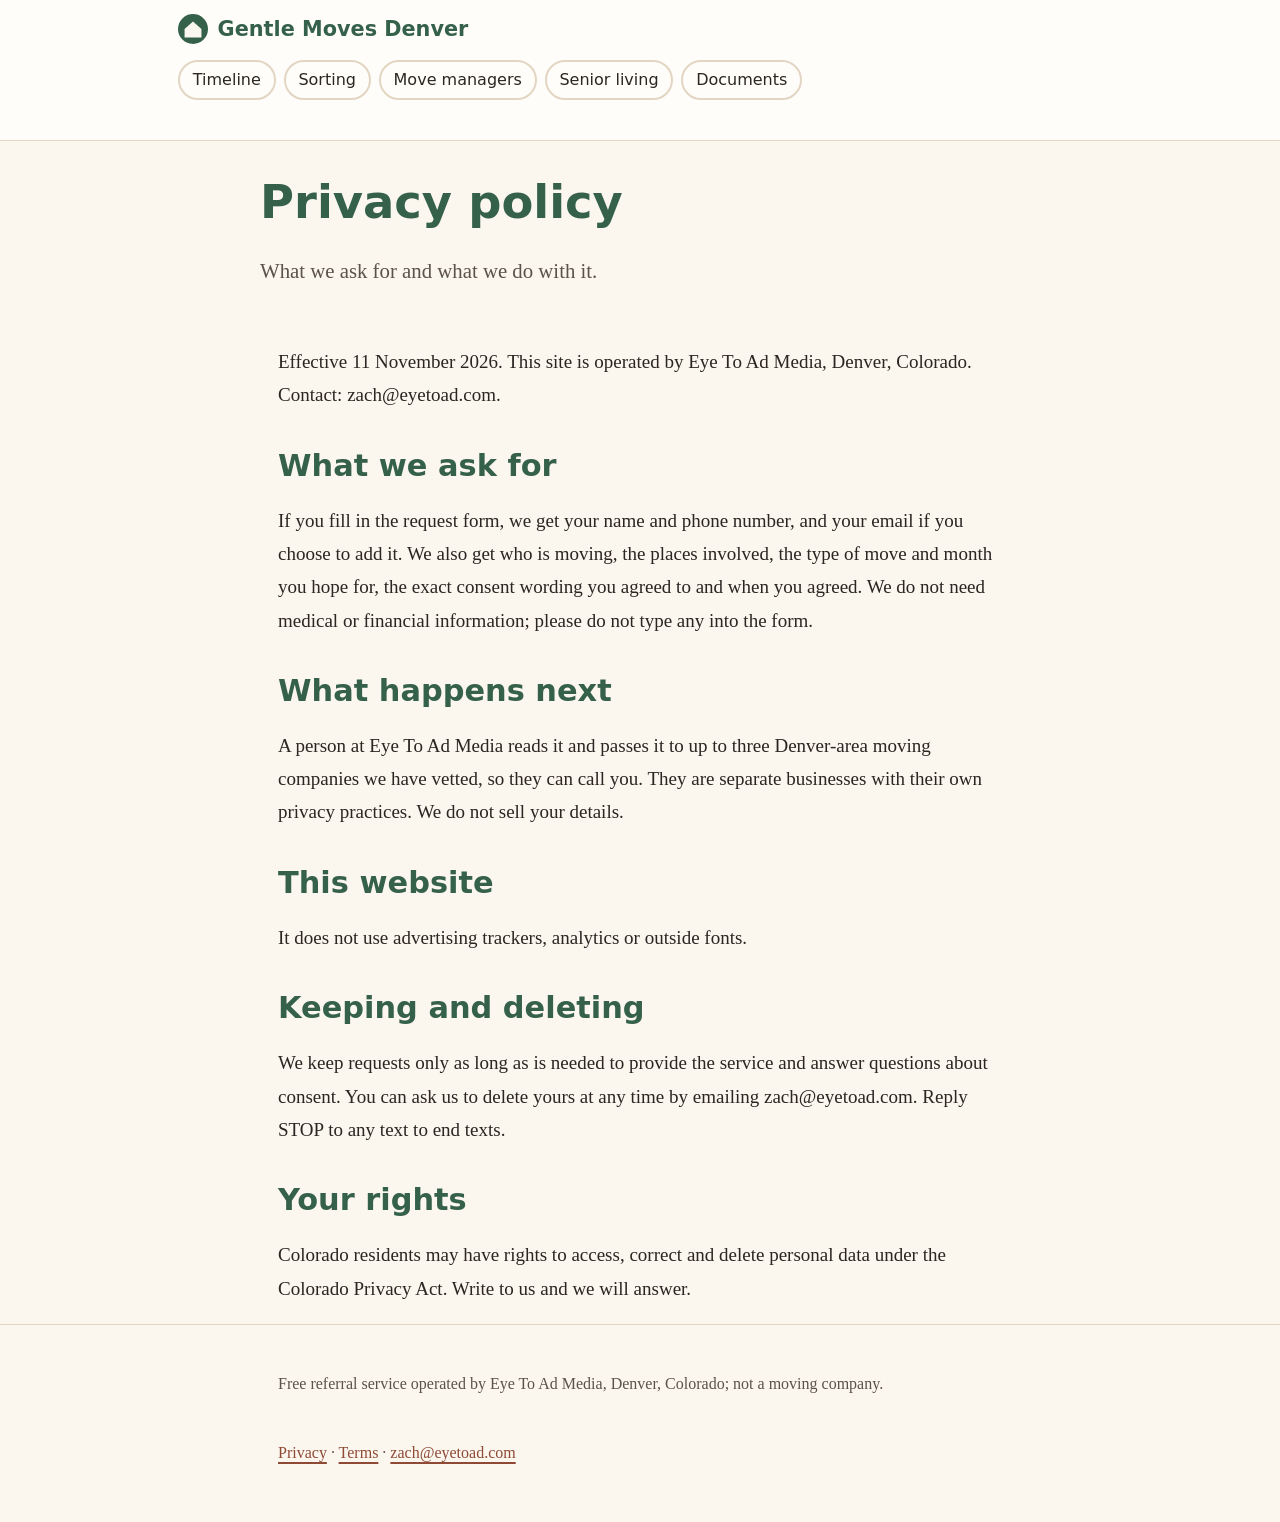
<file: privacy/index.html>
<!doctype html>
<html lang="en">
<head>
<meta charset="utf-8">
<meta name="viewport" content="width=device-width,initial-scale=1">
<meta http-equiv="Content-Security-Policy" content="default-src 'self'; script-src 'self'; style-src 'self'; img-src 'self' data:; form-action 'none'; base-uri 'self'; object-src 'none'; upgrade-insecure-requests">
<meta name="referrer" content="strict-origin-when-cross-origin">
<title>Privacy Policy | Gentle Moves Denver</title>
<meta name="description" content="How Gentle Moves Denver handles information in its moving quote request form.">
<meta name="robots" content="noindex,follow">
<link rel="canonical" href="https://moversdenverco.com/privacy/">
<link rel="icon" href="/assets/icon.svg" type="image/svg+xml">
<link rel="stylesheet" href="/assets/site.css">
<meta property="og:type" content="website">
<meta property="og:title" content="Privacy Policy | Gentle Moves Denver">
<meta property="og:description" content="How Gentle Moves Denver handles information in its moving quote request form.">
<meta property="og:url" content="https://moversdenverco.com/privacy/">

</head>
<body>
<a class="skip" href="#main">Skip to content</a>
<header class="head"><div class="wrap">
<a class="brand" href="/"><svg width="30" height="30" viewBox="0 0 32 32" aria-hidden="true"><circle cx="16" cy="16" r="16" fill="#35614b"/><path d="M7 16l9-8 9 8v9H7z" fill="#fbf6ee"/></svg>Gentle Moves Denver</a>
<nav aria-label="Main"><ul class="menu"><li><a href="/downsizing-timeline/">Timeline</a></li><li><a href="/sorting-donating-and-estate-sales/">Sorting</a></li><li><a href="/senior-move-managers/">Move managers</a></li><li><a href="/moving-to-senior-living/">Senior living</a></li><li><a href="/important-documents/">Documents</a></li></ul></nav>
</div></header>
<main id="main"><div class="wrap intro"><h1>Privacy policy</h1><p class="lede">What we ask for and what we do with it.</p></div><div class="wrap">
<p>Effective 11 November 2026. This site is operated by Eye To Ad Media, Denver, Colorado. Contact: zach@eyetoad.com.</p>
<h2>What we ask for</h2>
<p>If you fill in the request form, we get your name and phone number, and your email if you choose to add it. We also get who is moving, the places involved, the type of move and month you hope for, the exact consent wording you agreed to and when you agreed. We do not need medical or financial information; please do not type any into the form.</p>
<h2>What happens next</h2>
<p>A person at Eye To Ad Media reads it and passes it to up to three Denver-area moving companies we have vetted, so they can call you. They are separate businesses with their own privacy practices. We do not sell your details.</p>
<h2>This website</h2>
<p>It does not use advertising trackers, analytics or outside fonts.</p>
<h2>Keeping and deleting</h2>
<p>We keep requests only as long as is needed to provide the service and answer questions about consent. You can ask us to delete yours at any time by emailing zach@eyetoad.com. Reply STOP to any text to end texts.</p>
<h2>Your rights</h2>
<p>Colorado residents may have rights to access, correct and delete personal data under the Colorado Privacy Act. Write to us and we will answer.</p>
</div></main>
<footer><div class="wrap">
<p>Free referral service operated by Eye To Ad Media, Denver, Colorado; not a moving company.</p>
<p><a href="/privacy/">Privacy</a> &middot; <a href="/terms/">Terms</a> &middot; <a href="mailto:zach@eyetoad.com">zach@eyetoad.com</a></p>
</div></footer>
</body></html>
</file>
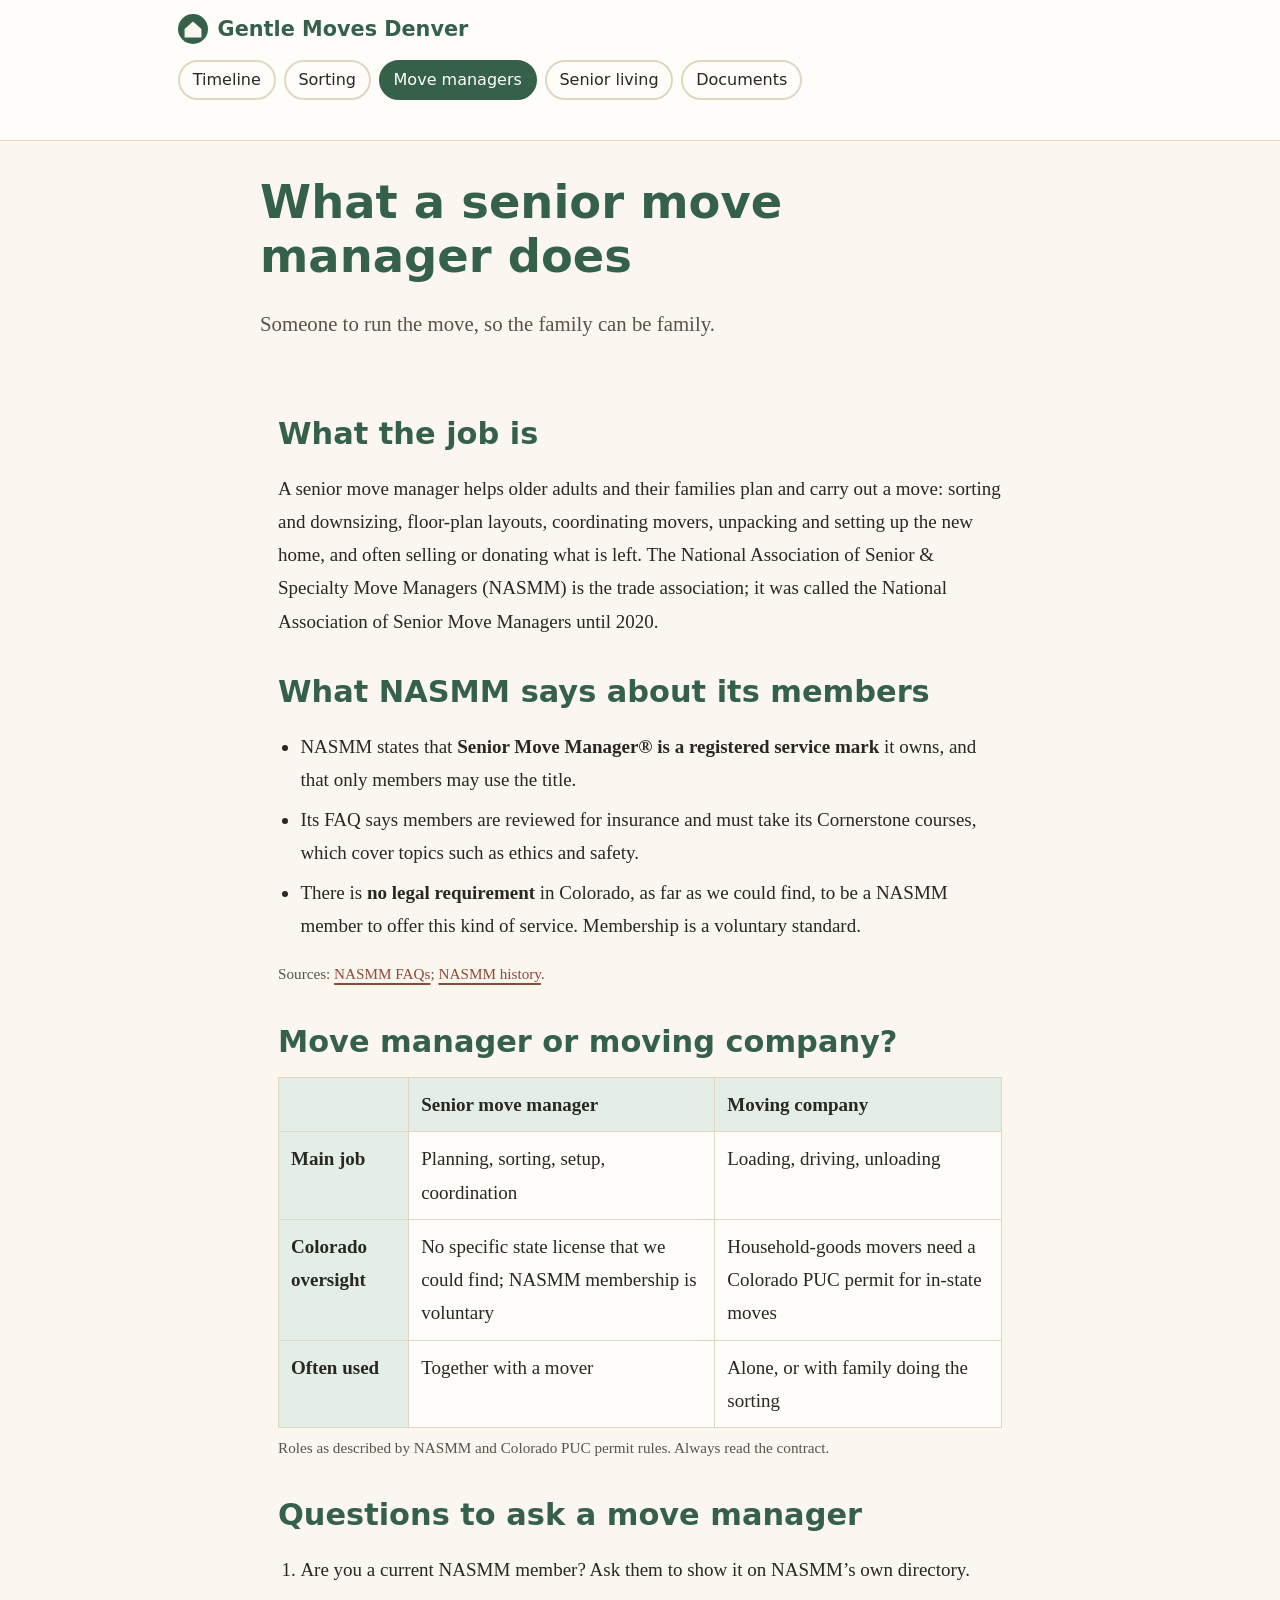
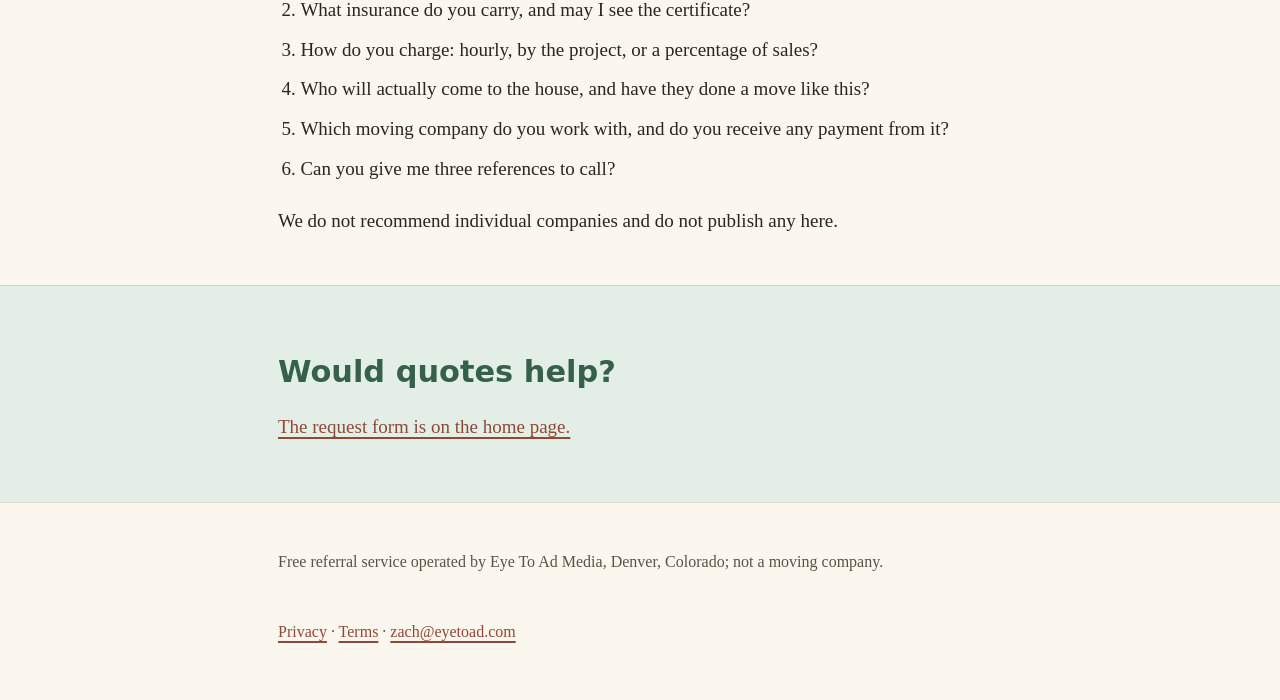
<file: senior-move-managers/index.html>
<!doctype html>
<html lang="en">
<head>
<meta charset="utf-8">
<meta name="viewport" content="width=device-width,initial-scale=1">
<meta http-equiv="Content-Security-Policy" content="default-src 'self'; script-src 'self'; style-src 'self'; img-src 'self' data:; form-action 'none'; base-uri 'self'; object-src 'none'; upgrade-insecure-requests">
<meta name="referrer" content="strict-origin-when-cross-origin">
<title>What Is a Senior Move Manager? NASMM Standards Explained</title>
<meta name="description" content="What senior move managers do, what NASMM says about its members, how they differ from movers, and questions to ask before hiring one in Colorado.">
<link rel="canonical" href="https://moversdenverco.com/senior-move-managers/">
<link rel="icon" href="/assets/icon.svg" type="image/svg+xml">
<link rel="stylesheet" href="/assets/site.css">
<meta property="og:type" content="website">
<meta property="og:title" content="What Is a Senior Move Manager? NASMM Standards Explained">
<meta property="og:description" content="What senior move managers do, what NASMM says about its members, how they differ from movers, and questions to ask before hiring one in Colorado.">
<meta property="og:url" content="https://moversdenverco.com/senior-move-managers/">
<script type="application/ld+json">{"@context": "https://schema.org", "@graph": [{"@type": "WebSite", "@id": "https://moversdenverco.com/#site", "url": "https://moversdenverco.com/", "name": "Gentle Moves Denver", "publisher": {"@id": "https://moversdenverco.com/#org"}}, {"@type": "Organization", "@id": "https://moversdenverco.com/#org", "name": "Eye To Ad Media", "url": "https://moversdenverco.com/", "areaServed": "Colorado"}, {"@type": "Article", "headline": "What senior move managers do", "description": "NASMM membership, roles and questions to ask.", "mainEntityOfPage": "https://moversdenverco.com/senior-move-managers/", "author": {"@id": "https://moversdenverco.com/#org"}, "publisher": {"@id": "https://moversdenverco.com/#org"}, "dateModified": "2026-11-11"}, {"@type": "FAQPage", "mainEntity": [{"@type": "Question", "name": "What is a senior move manager?", "acceptedAnswer": {"@type": "Answer", "text": "A senior move manager is a professional who helps older adults and their families plan and carry out a move, including sorting, downsizing, coordinating movers and settling into the new home. NASMM, the trade association, says Senior Move Manager is a registered service mark that only its members may use."}}]}]}</script>
</head>
<body>
<a class="skip" href="#main">Skip to content</a>
<header class="head"><div class="wrap">
<a class="brand" href="/"><svg width="30" height="30" viewBox="0 0 32 32" aria-hidden="true"><circle cx="16" cy="16" r="16" fill="#35614b"/><path d="M7 16l9-8 9 8v9H7z" fill="#fbf6ee"/></svg>Gentle Moves Denver</a>
<nav aria-label="Main"><ul class="menu"><li><a href="/downsizing-timeline/">Timeline</a></li><li><a href="/sorting-donating-and-estate-sales/">Sorting</a></li><li><a href="/senior-move-managers/" aria-current="page">Move managers</a></li><li><a href="/moving-to-senior-living/">Senior living</a></li><li><a href="/important-documents/">Documents</a></li></ul></nav>
</div></header>
<main id="main"><div class="wrap intro"><h1>What a senior move manager does</h1><p class="lede">Someone to run the move, so the family can be family.</p></div><div class="wrap">
<h2>What the job is</h2>
<p>A senior move manager helps older adults and their families plan and carry out a move: sorting and downsizing, floor-plan layouts, coordinating movers, unpacking and setting up the new home, and often selling or donating what is left. The National Association of Senior &amp; Specialty Move Managers (NASMM) is the trade association; it was called the National Association of Senior Move Managers until 2020.</p>
<h2>What NASMM says about its members</h2>
<ul>
<li>NASMM states that <strong>Senior Move Manager&reg; is a registered service mark</strong> it owns, and that only members may use the title.</li>
<li>Its FAQ says members are reviewed for insurance and must take its Cornerstone courses, which cover topics such as ethics and safety.</li>
<li>There is <strong>no legal requirement</strong> in Colorado, as far as we could find, to be a NASMM member to offer this kind of service. Membership is a voluntary standard.</li>
</ul>
<p class="src">Sources: <a href="https://www.nasmm.org/faqs" rel="nofollow noopener">NASMM FAQs</a>; <a href="https://www.nasmm.org/about-nasmm/about-nasmm/history/" rel="nofollow noopener">NASMM history</a>.</p>
<h2>Move manager or moving company?</h2>
<div class="tw"><table>
<caption>Roles as described by NASMM and Colorado PUC permit rules. Always read the contract.</caption>
<thead><tr><th scope="col"></th><th scope="col">Senior move manager</th><th scope="col">Moving company</th></tr></thead><tbody>
<tr><th scope="row">Main job</th><td>Planning, sorting, setup, coordination</td><td>Loading, driving, unloading</td></tr>
<tr><th scope="row">Colorado oversight</th><td>No specific state license that we could find; NASMM membership is voluntary</td><td>Household-goods movers need a Colorado PUC permit for in-state moves</td></tr>
<tr><th scope="row">Often used</th><td>Together with a mover</td><td>Alone, or with family doing the sorting</td></tr>
</tbody></table></div>
<h2>Questions to ask a move manager</h2>
<ol>
<li>Are you a current NASMM member? Ask them to show it on NASMM&rsquo;s own directory.</li>
<li>What insurance do you carry, and may I see the certificate?</li>
<li>How do you charge: hourly, by the project, or a percentage of sales?</li>
<li>Who will actually come to the house, and have they done a move like this?</li>
<li>Which moving company do you work with, and do you receive any payment from it?</li>
<li>Can you give me three references to call?</li>
</ol>
<p>We do not recommend individual companies and do not publish any here.</p>
</div><section class="ask"><div class="wrap"><h2>Would quotes help?</h2><p><a href="/#quote">The request form is on the home page.</a></p></div></section></main>
<footer><div class="wrap">
<p>Free referral service operated by Eye To Ad Media, Denver, Colorado; not a moving company.</p>
<p><a href="/privacy/">Privacy</a> &middot; <a href="/terms/">Terms</a> &middot; <a href="mailto:zach@eyetoad.com">zach@eyetoad.com</a></p>
</div></footer>
</body></html>
</file>
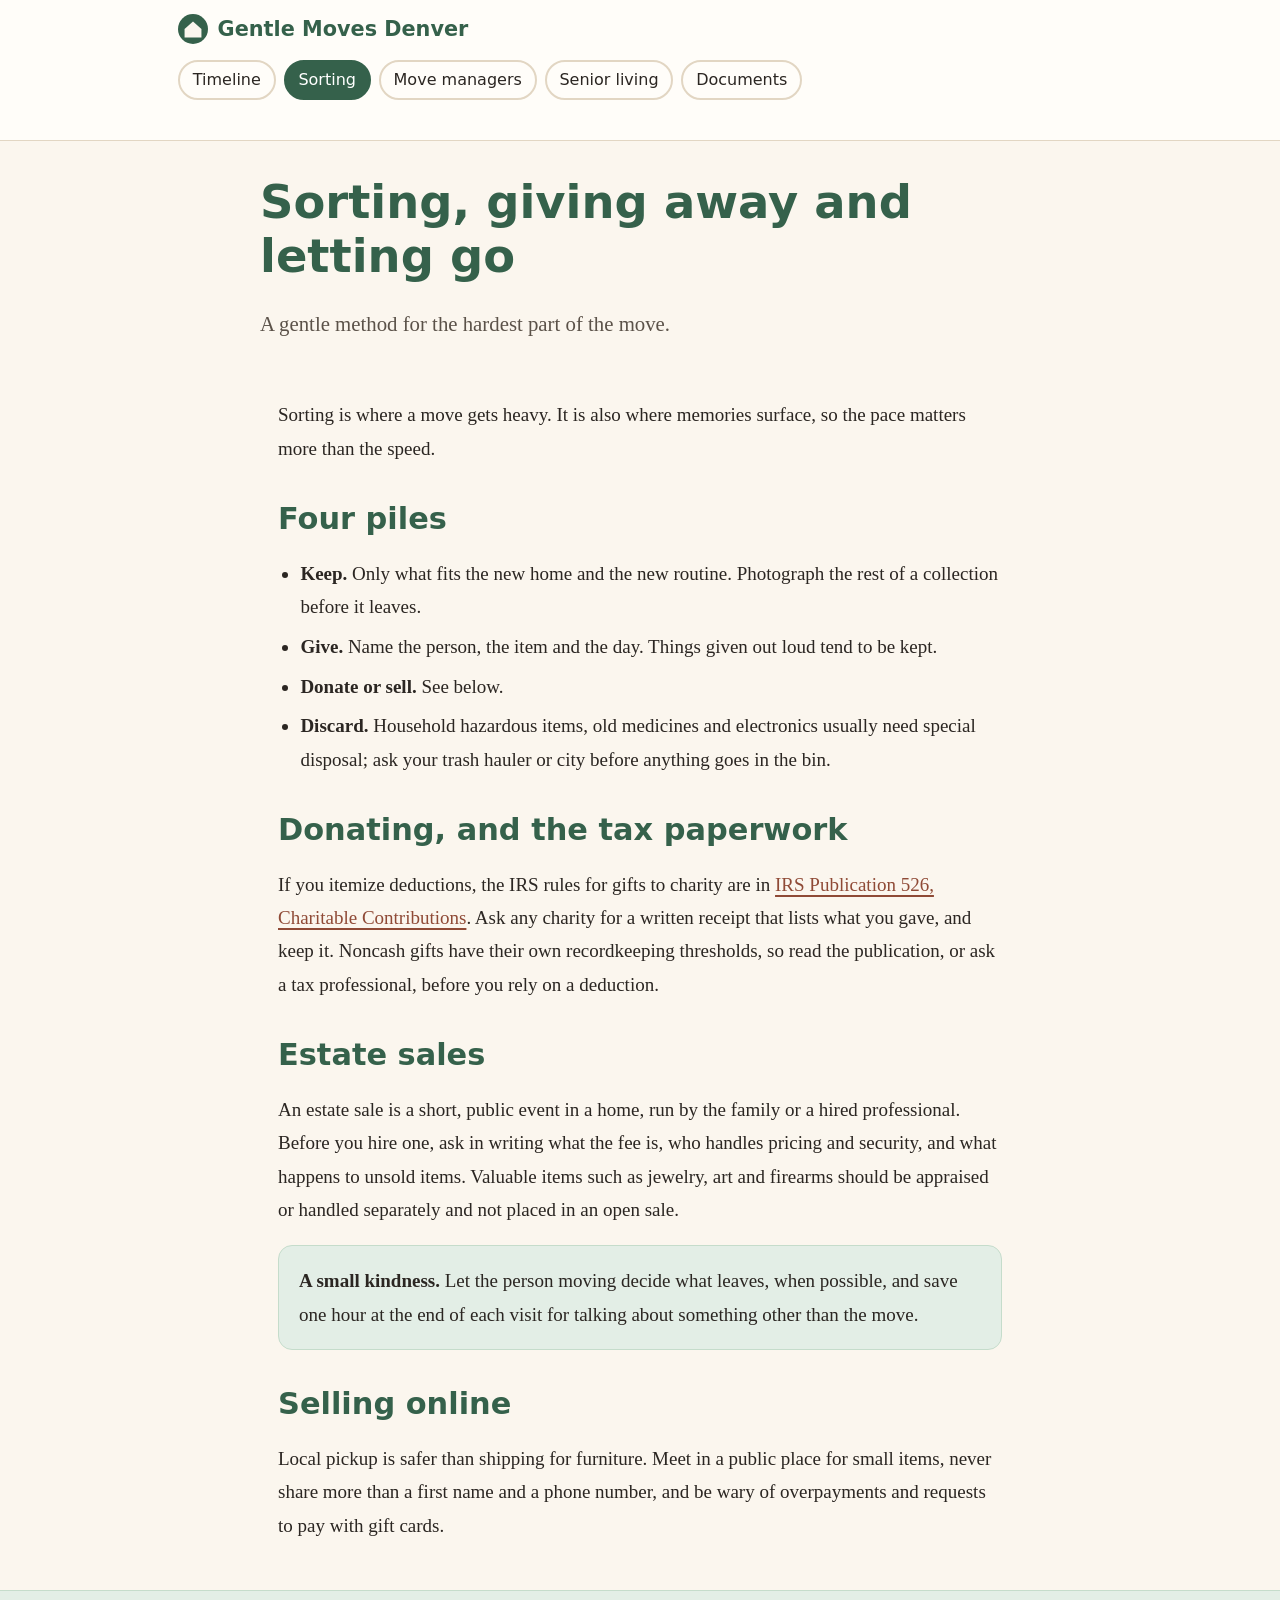
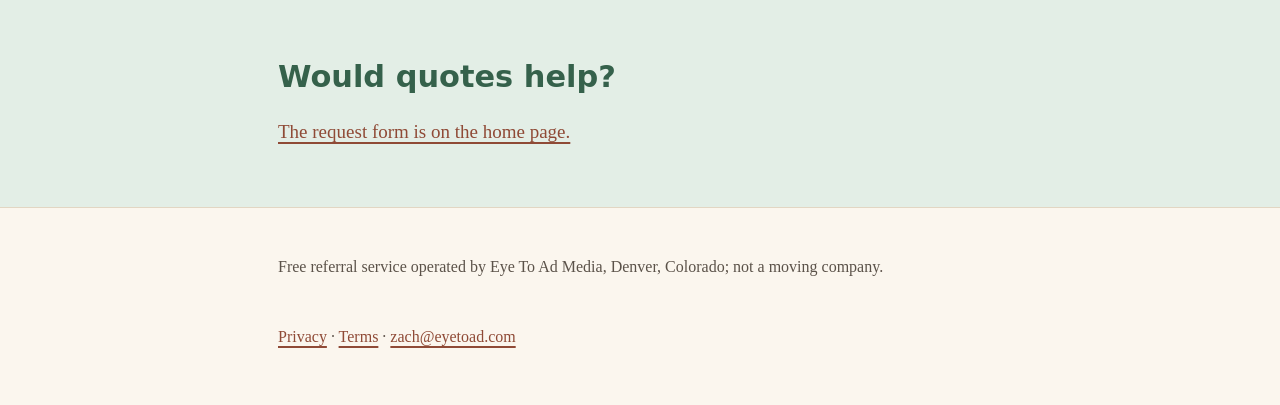
<file: sorting-donating-and-estate-sales/index.html>
<!doctype html>
<html lang="en">
<head>
<meta charset="utf-8">
<meta name="viewport" content="width=device-width,initial-scale=1">
<meta http-equiv="Content-Security-Policy" content="default-src 'self'; script-src 'self'; style-src 'self'; img-src 'self' data:; form-action 'none'; base-uri 'self'; object-src 'none'; upgrade-insecure-requests">
<meta name="referrer" content="strict-origin-when-cross-origin">
<title>Sorting, Donating &amp; Estate Sales for a Senior Move | Denver</title>
<meta name="description" content="A calm approach to sorting a lifetime of belongings for a senior move: four piles, donation receipts, what to ask an estate-sale company and selling safely.">
<link rel="canonical" href="https://moversdenverco.com/sorting-donating-and-estate-sales/">
<link rel="icon" href="/assets/icon.svg" type="image/svg+xml">
<link rel="stylesheet" href="/assets/site.css">
<meta property="og:type" content="website">
<meta property="og:title" content="Sorting, Donating &amp; Estate Sales for a Senior Move | Denver">
<meta property="og:description" content="A calm approach to sorting a lifetime of belongings for a senior move: four piles, donation receipts, what to ask an estate-sale company and selling safely.">
<meta property="og:url" content="https://moversdenverco.com/sorting-donating-and-estate-sales/">
<script type="application/ld+json">{"@context": "https://schema.org", "@graph": [{"@type": "WebSite", "@id": "https://moversdenverco.com/#site", "url": "https://moversdenverco.com/", "name": "Gentle Moves Denver", "publisher": {"@id": "https://moversdenverco.com/#org"}}, {"@type": "Organization", "@id": "https://moversdenverco.com/#org", "name": "Eye To Ad Media", "url": "https://moversdenverco.com/", "areaServed": "Colorado"}, {"@type": "Article", "headline": "Sorting, donating and estate sales for a senior move", "description": "Four-pile method and donation paperwork.", "mainEntityOfPage": "https://moversdenverco.com/sorting-donating-and-estate-sales/", "author": {"@id": "https://moversdenverco.com/#org"}, "publisher": {"@id": "https://moversdenverco.com/#org"}, "dateModified": "2026-11-11"}]}</script>
</head>
<body>
<a class="skip" href="#main">Skip to content</a>
<header class="head"><div class="wrap">
<a class="brand" href="/"><svg width="30" height="30" viewBox="0 0 32 32" aria-hidden="true"><circle cx="16" cy="16" r="16" fill="#35614b"/><path d="M7 16l9-8 9 8v9H7z" fill="#fbf6ee"/></svg>Gentle Moves Denver</a>
<nav aria-label="Main"><ul class="menu"><li><a href="/downsizing-timeline/">Timeline</a></li><li><a href="/sorting-donating-and-estate-sales/" aria-current="page">Sorting</a></li><li><a href="/senior-move-managers/">Move managers</a></li><li><a href="/moving-to-senior-living/">Senior living</a></li><li><a href="/important-documents/">Documents</a></li></ul></nav>
</div></header>
<main id="main"><div class="wrap intro"><h1>Sorting, giving away and letting go</h1><p class="lede">A gentle method for the hardest part of the move.</p></div><div class="wrap">
<p>Sorting is where a move gets heavy. It is also where memories surface, so the pace matters more than the speed.</p>
<h2>Four piles</h2>
<ul>
<li><strong>Keep.</strong> Only what fits the new home and the new routine. Photograph the rest of a collection before it leaves.</li>
<li><strong>Give.</strong> Name the person, the item and the day. Things given out loud tend to be kept.</li>
<li><strong>Donate or sell.</strong> See below.</li>
<li><strong>Discard.</strong> Household hazardous items, old medicines and electronics usually need special disposal; ask your trash hauler or city before anything goes in the bin.</li>
</ul>
<h2>Donating, and the tax paperwork</h2>
<p>If you itemize deductions, the IRS rules for gifts to charity are in <a href="https://www.irs.gov/publications/p526" rel="nofollow noopener">IRS Publication 526, Charitable Contributions</a>. Ask any charity for a written receipt that lists what you gave, and keep it. Noncash gifts have their own recordkeeping thresholds, so read the publication, or ask a tax professional, before you rely on a deduction.</p>
<h2>Estate sales</h2>
<p>An estate sale is a short, public event in a home, run by the family or a hired professional. Before you hire one, ask in writing what the fee is, who handles pricing and security, and what happens to unsold items. Valuable items such as jewelry, art and firearms should be appraised or handled separately and not placed in an open sale.</p>
<div class="card soft"><strong>A small kindness.</strong> Let the person moving decide what leaves, when possible, and save one hour at the end of each visit for talking about something other than the move.</div>
<h2>Selling online</h2>
<p>Local pickup is safer than shipping for furniture. Meet in a public place for small items, never share more than a first name and a phone number, and be wary of overpayments and requests to pay with gift cards.</p>
</div><section class="ask"><div class="wrap"><h2>Would quotes help?</h2><p><a href="/#quote">The request form is on the home page.</a></p></div></section></main>
<footer><div class="wrap">
<p>Free referral service operated by Eye To Ad Media, Denver, Colorado; not a moving company.</p>
<p><a href="/privacy/">Privacy</a> &middot; <a href="/terms/">Terms</a> &middot; <a href="mailto:zach@eyetoad.com">zach@eyetoad.com</a></p>
</div></footer>
</body></html>
</file>
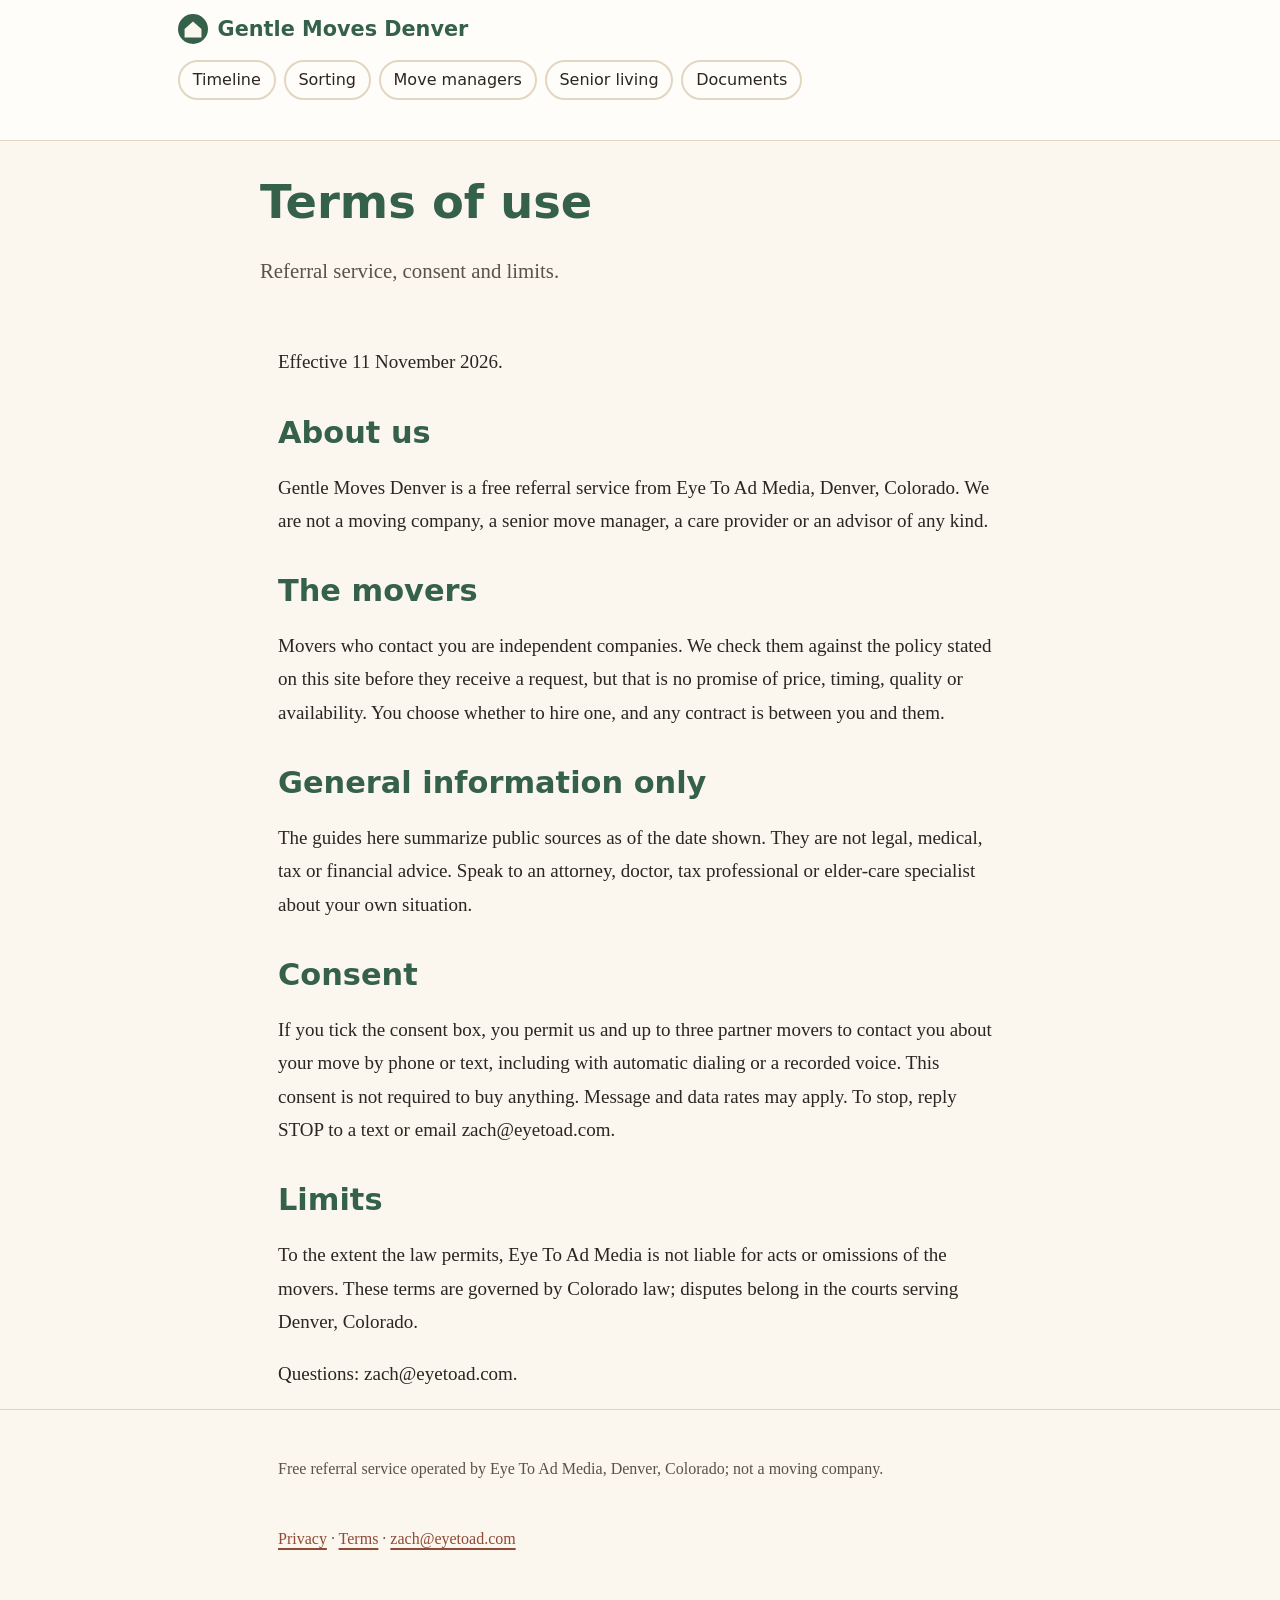
<file: terms/index.html>
<!doctype html>
<html lang="en">
<head>
<meta charset="utf-8">
<meta name="viewport" content="width=device-width,initial-scale=1">
<meta http-equiv="Content-Security-Policy" content="default-src 'self'; script-src 'self'; style-src 'self'; img-src 'self' data:; form-action 'none'; base-uri 'self'; object-src 'none'; upgrade-insecure-requests">
<meta name="referrer" content="strict-origin-when-cross-origin">
<title>Terms of Use | Gentle Moves Denver</title>
<meta name="description" content="Terms for using Gentle Moves Denver, a free moving referral service.">
<meta name="robots" content="noindex,follow">
<link rel="canonical" href="https://moversdenverco.com/terms/">
<link rel="icon" href="/assets/icon.svg" type="image/svg+xml">
<link rel="stylesheet" href="/assets/site.css">
<meta property="og:type" content="website">
<meta property="og:title" content="Terms of Use | Gentle Moves Denver">
<meta property="og:description" content="Terms for using Gentle Moves Denver, a free moving referral service.">
<meta property="og:url" content="https://moversdenverco.com/terms/">

</head>
<body>
<a class="skip" href="#main">Skip to content</a>
<header class="head"><div class="wrap">
<a class="brand" href="/"><svg width="30" height="30" viewBox="0 0 32 32" aria-hidden="true"><circle cx="16" cy="16" r="16" fill="#35614b"/><path d="M7 16l9-8 9 8v9H7z" fill="#fbf6ee"/></svg>Gentle Moves Denver</a>
<nav aria-label="Main"><ul class="menu"><li><a href="/downsizing-timeline/">Timeline</a></li><li><a href="/sorting-donating-and-estate-sales/">Sorting</a></li><li><a href="/senior-move-managers/">Move managers</a></li><li><a href="/moving-to-senior-living/">Senior living</a></li><li><a href="/important-documents/">Documents</a></li></ul></nav>
</div></header>
<main id="main"><div class="wrap intro"><h1>Terms of use</h1><p class="lede">Referral service, consent and limits.</p></div><div class="wrap">
<p>Effective 11 November 2026.</p>
<h2>About us</h2>
<p>Gentle Moves Denver is a free referral service from Eye To Ad Media, Denver, Colorado. We are not a moving company, a senior move manager, a care provider or an advisor of any kind.</p>
<h2>The movers</h2>
<p>Movers who contact you are independent companies. We check them against the policy stated on this site before they receive a request, but that is no promise of price, timing, quality or availability. You choose whether to hire one, and any contract is between you and them.</p>
<h2>General information only</h2>
<p>The guides here summarize public sources as of the date shown. They are not legal, medical, tax or financial advice. Speak to an attorney, doctor, tax professional or elder-care specialist about your own situation.</p>
<h2>Consent</h2>
<p>If you tick the consent box, you permit us and up to three partner movers to contact you about your move by phone or text, including with automatic dialing or a recorded voice. This consent is not required to buy anything. Message and data rates may apply. To stop, reply STOP to a text or email zach@eyetoad.com.</p>
<h2>Limits</h2>
<p>To the extent the law permits, Eye To Ad Media is not liable for acts or omissions of the movers. These terms are governed by Colorado law; disputes belong in the courts serving Denver, Colorado.</p>
<p>Questions: zach@eyetoad.com.</p>
</div></main>
<footer><div class="wrap">
<p>Free referral service operated by Eye To Ad Media, Denver, Colorado; not a moving company.</p>
<p><a href="/privacy/">Privacy</a> &middot; <a href="/terms/">Terms</a> &middot; <a href="mailto:zach@eyetoad.com">zach@eyetoad.com</a></p>
</div></footer>
</body></html>
</file>
<file: assets/site.css>
:root{--bg:#fbf6ee;--ink:#2b2622;--mut:#5b5249;--sage:#35614b;--sage2:#e3eee6;--clay:#8f4a36;--clay2:#f6e4dc;--line:#e2d6c3;--card:#fffdf9}
*{box-sizing:border-box}
html{-webkit-text-size-adjust:100%}
body{margin:0;background:var(--bg);color:var(--ink);font:1.1875rem/1.75 Georgia,"Iowan Old Style","Palatino Linotype",serif}
h1,h2,h3,.sans{font-family:"Trebuchet MS","Gill Sans","Segoe UI",system-ui,sans-serif}
h1{font-size:clamp(2rem,6vw,2.9rem);line-height:1.15;margin:0 0 .5em;color:var(--sage)}
h2{font-size:clamp(1.5rem,4.5vw,1.9rem);line-height:1.25;margin:2.2rem 0 .6rem;color:var(--sage)}
h3{font-size:1.25rem;margin:1.4rem 0 .4rem}
a{color:var(--clay);text-underline-offset:4px;text-decoration-thickness:2px}
a:focus-visible,button:focus-visible,input:focus-visible,select:focus-visible,summary:focus-visible{outline:4px solid #e0a100;outline-offset:2px}
.skip{position:absolute;left:-999px;top:0;background:#fff;padding:.7rem 1rem;z-index:9}
.skip:focus{left:0}
.wrap{max-width:760px;margin:0 auto;padding:0 18px}
.head{background:var(--card);border-bottom:1px solid var(--line)}
.head .wrap{max-width:960px;padding-top:.9rem;padding-bottom:.9rem}
.brand{display:flex;align-items:center;gap:.6rem;text-decoration:none;color:var(--sage);font:700 1.3rem "Trebuchet MS",system-ui,sans-serif}
.menu{display:flex;flex-wrap:wrap;gap:.3rem .5rem;margin-top:.6rem;padding:0;list-style:none}
.menu a{display:inline-block;padding:.45rem .8rem;border:2px solid var(--line);border-radius:999px;text-decoration:none;color:var(--ink);font:1rem "Trebuchet MS",system-ui,sans-serif;min-height:40px}
.menu a:hover,.menu a[aria-current]{background:var(--sage);color:#fff;border-color:var(--sage)}
.intro{padding:2.2rem 0 1rem}
.intro .lede{font-size:1.3rem;color:var(--mut)}
.steps{list-style:none;margin:1.5rem 0;padding:0 0 0 0;counter-reset:s}
.steps>li{position:relative;padding:0 0 1.6rem 3.6rem;margin:0;counter-increment:s;border-left:0}
.steps>li::before{content:counter(s);position:absolute;left:0;top:0;width:2.6rem;height:2.6rem;border-radius:50%;background:var(--sage);color:#fff;font:700 1.3rem/2.6rem "Trebuchet MS",sans-serif;text-align:center}
.steps>li::after{content:"";position:absolute;left:1.25rem;top:2.8rem;bottom:.2rem;width:2px;background:var(--line)}
.steps>li:last-child::after{display:none}
.steps h3{margin-top:0}
.card{background:var(--card);border:1px solid var(--line);border-radius:14px;padding:18px 20px;margin:1.2rem 0}
.soft{background:var(--sage2);border-color:#c5dccb}
.warm{background:var(--clay2);border-color:#e5c2b3}
.src{font-size:.95rem;color:var(--mut)}
ul,ol{padding-left:1.4rem}
li{margin:.4rem 0}
.tw{overflow-x:auto;margin:1rem 0}
table{border-collapse:collapse;width:100%;min-width:460px;background:var(--card)}
th,td{border:1px solid var(--line);padding:10px 12px;text-align:left;vertical-align:top}
th{background:var(--sage2)}
caption{caption-side:bottom;text-align:left;font-size:.95rem;color:var(--mut);padding-top:.4rem}
details{background:var(--card);border:1px solid var(--line);border-radius:10px;padding:.7rem 1.1rem;margin:.7rem 0}
summary{cursor:pointer;font:700 1.05rem "Trebuchet MS",system-ui,sans-serif;min-height:30px}
.ask{margin:3rem 0 0;padding:2rem 0 2.5rem;background:var(--sage2);border-top:1px solid #c5dccb}
form label{display:block;font:700 1rem "Trebuchet MS",system-ui,sans-serif;margin:1rem 0 .25rem}
form input[type=text],form input[type=tel],form input[type=email],form input[type=month],form select{width:100%;font:1.1rem system-ui,sans-serif;padding:.7rem .8rem;border:2px solid #7d8c82;border-radius:10px;background:#fff;color:var(--ink);min-height:50px}
.opt{font-weight:400;color:var(--mut)}
.hp{position:absolute;left:-5000px;height:0;overflow:hidden}
.consent{display:grid;grid-template-columns:auto 1fr;gap:12px;align-items:start;margin:1.3rem 0}
.consent input{width:26px;height:26px;margin-top:3px;accent-color:var(--sage)}
form label.ctext{font:400 .95rem/1.55 Georgia,serif;margin:0;color:var(--mut)}
.cta{display:block;width:100%;background:var(--clay);color:#fff;font:700 1.2rem "Trebuchet MS",system-ui,sans-serif;border:0;border-radius:12px;padding:1rem;min-height:56px;cursor:pointer}
.cta:hover{background:#753826}
.cta:disabled{opacity:.6}
.form-msg{margin:.7rem 0 0;min-height:1.3rem;font-weight:700}
.form-msg.bad{color:#9b1c1c}
#form-done{background:var(--card);border-radius:12px;padding:16px;border:2px solid var(--sage)}
.agree-dlg{border:0;border-radius:16px;max-width:min(32rem,92vw);padding:24px;background:var(--card);color:var(--ink);font-size:1.1rem;box-shadow:0 14px 50px #0005}
.agree-dlg::backdrop{background:#0007}
.agree-dlg li{margin:.5rem 0}
.agree-dlg .agree-actions{display:flex;gap:12px;flex-wrap:wrap;margin-top:1.2rem}
.agree-yes,.agree-no{font:700 1.05rem "Trebuchet MS",sans-serif;padding:.8rem 1.2rem;border-radius:10px;min-height:48px;cursor:pointer}
.agree-yes{background:var(--sage);color:#fff;border:2px solid var(--sage)}
.agree-no{background:#fff;color:var(--ink);border:2px solid var(--ink)}
footer{padding:1.8rem 0 2.4rem;color:var(--mut);font-size:1rem;border-top:1px solid var(--line)}
footer .wrap{display:grid;gap:.6rem}
</file>
